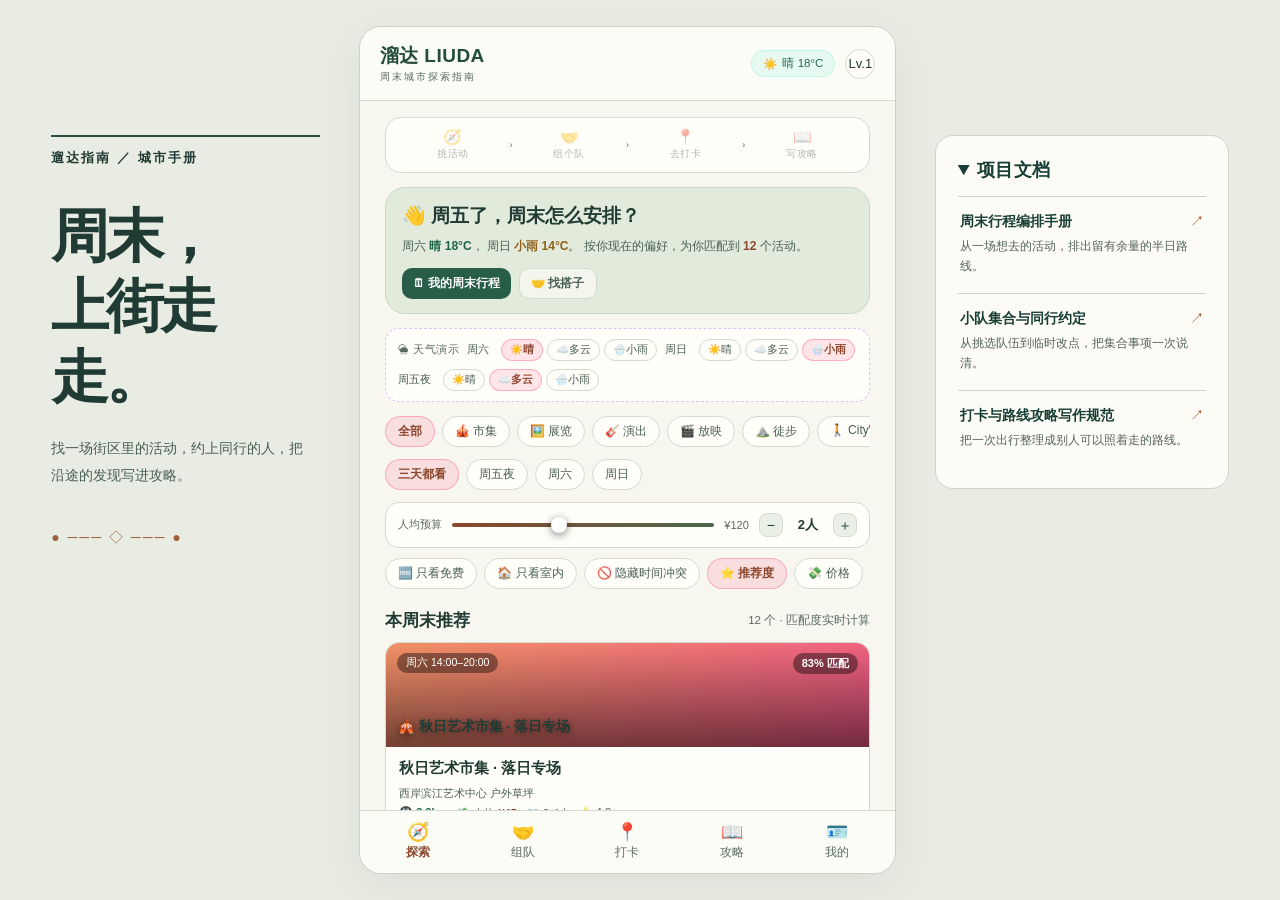
<file: index.html>
<!DOCTYPE html>
<html lang="zh-CN">
<head>
<meta charset="UTF-8">
<meta name="viewport" content="width=device-width,initial-scale=1,viewport-fit=cover">
<title>溜达 LIUDA · 周末城市探索指南</title>
<link rel="stylesheet" href="styles.css">
<link rel="stylesheet" href="publication.css"></head>
<body>

<div class="guide-layout"><header class="guide-intro"><span>遛达指南 ／ 城市手册</span><h1>周末，<br>上街走走。</h1><p>找一场街区里的活动，约上同行的人，把沿途的发现写进攻略。</p><div class="walk-line" aria-hidden="true">● ─── ◇ ─── ●</div></header><div class="app">
  <header class="topbar" id="topbar"></header>
  <main class="view" id="view"></main>
  <nav class="tabbar" id="tabbar"></nav>

  <div class="modal-root" id="modal-root"></div>
  <div class="toast-root" id="toast-root"></div>
</div>

<aside class="pub-rail" aria-label="项目文档"><details open><summary>项目文档</summary><nav aria-label="遛达指南文档"><a href="docs/itinerary.html"><strong>周末行程编排手册</strong><span aria-hidden="true">↗</span><small>从一场想去的活动，排出留有余量的半日路线。</small></a>
<a href="docs/meetup.html"><strong>小队集合与同行约定</strong><span aria-hidden="true">↗</span><small>从挑选队伍到临时改点，把集合事项一次说清。</small></a>
<a href="docs/field-notes.html"><strong>打卡与路线攻略写作规范</strong><span aria-hidden="true">↗</span><small>把一次出行整理成别人可以照着走的路线。</small></a></nav></details></aside></div>
<script src="js/data.js"></script>
<script src="js/engine.js"></script>
<script src="js/app.js"></script>
<script>if (window.matchMedia) { const compactDocs = matchMedia("(max-width: 700px)"); const docsMenu = document.querySelector(".pub-rail details"); function sizeDocs() { docsMenu.open = !compactDocs.matches; } sizeDocs(); compactDocs.addEventListener("change", sizeDocs); }</script></body>
</html>
</file>
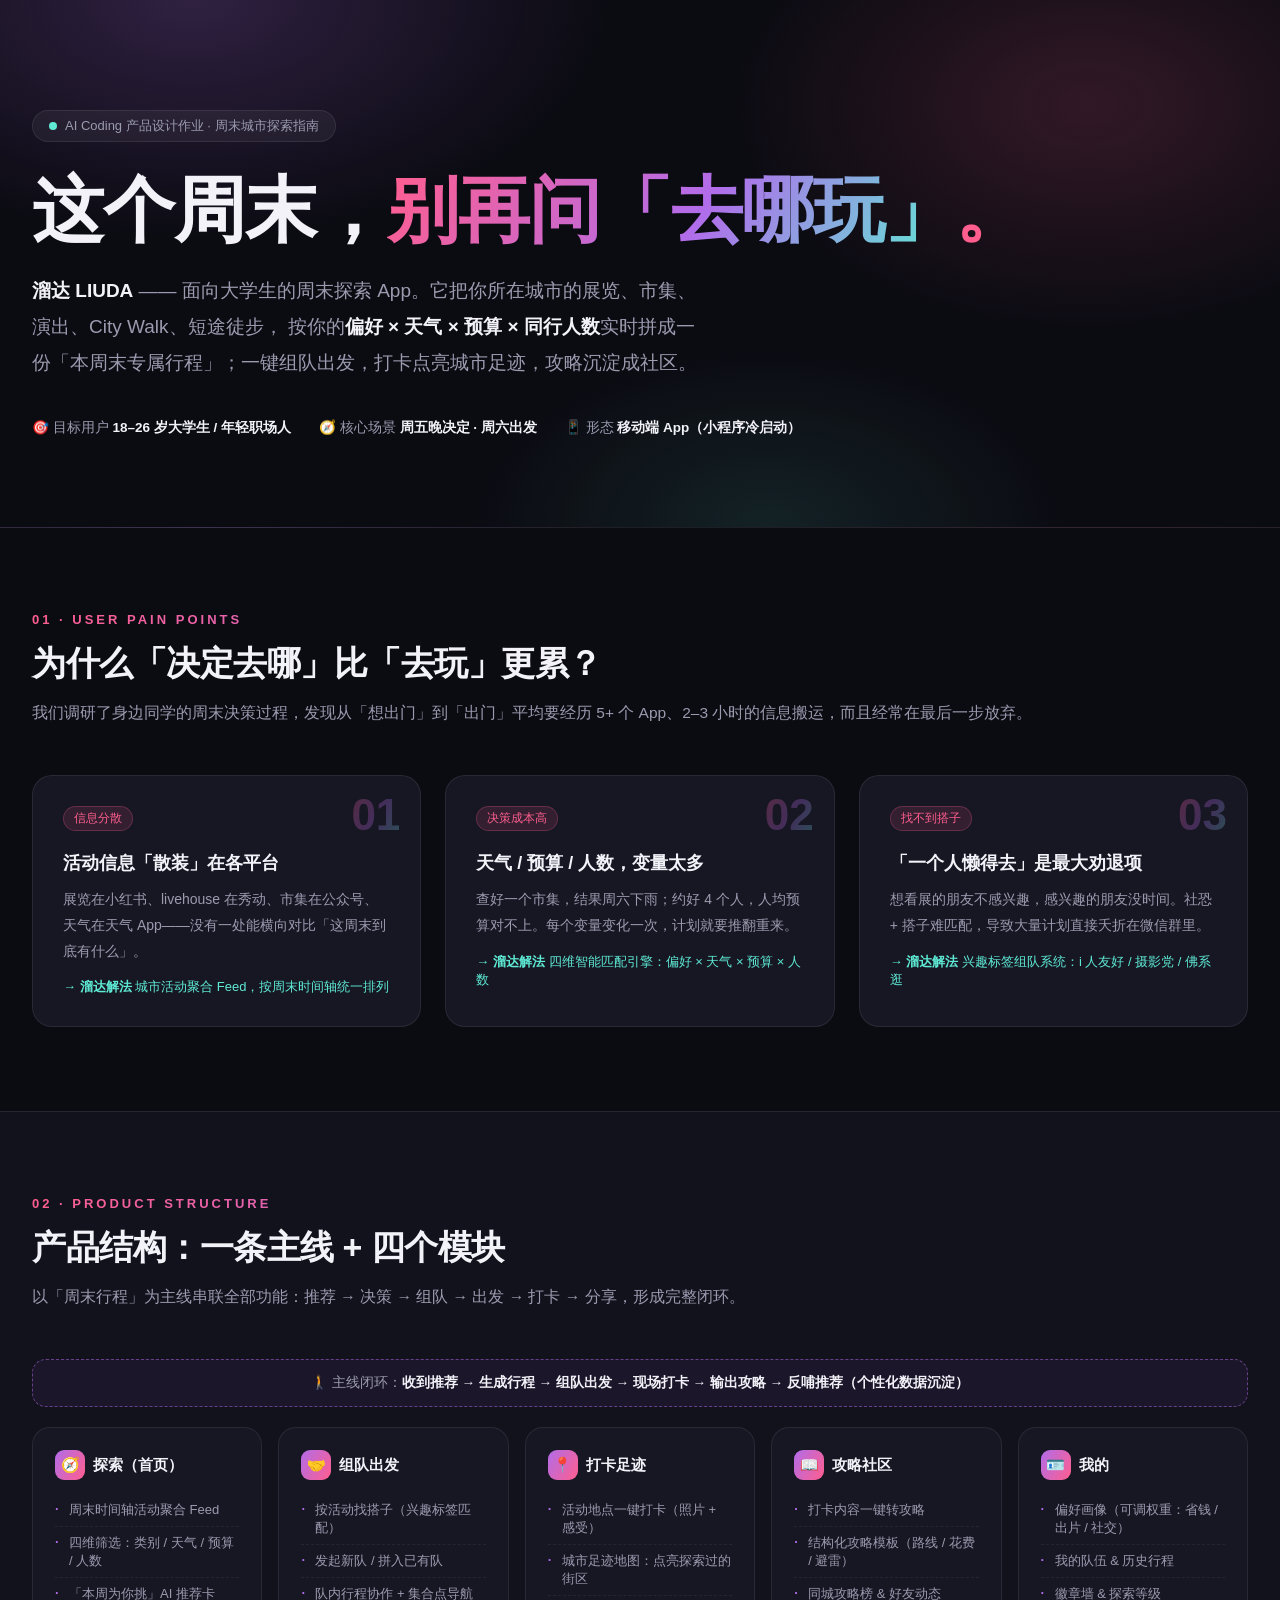
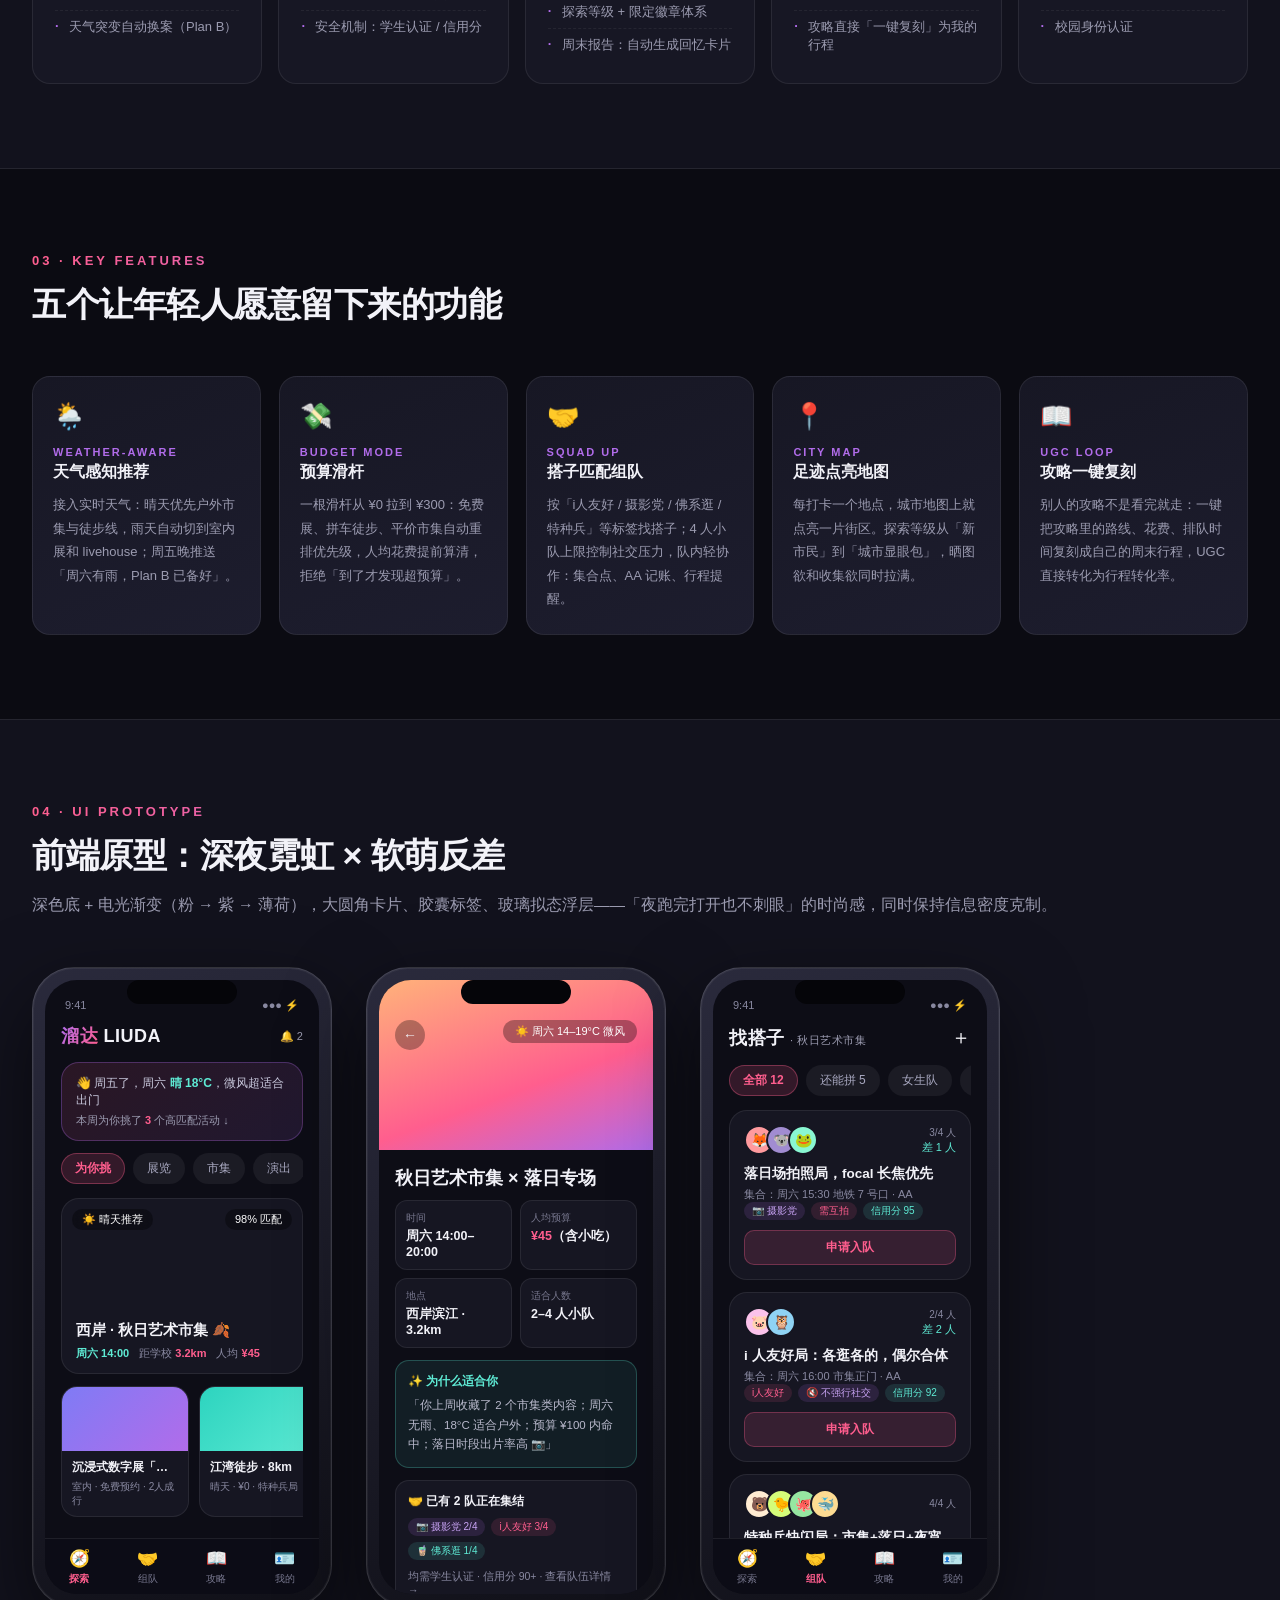
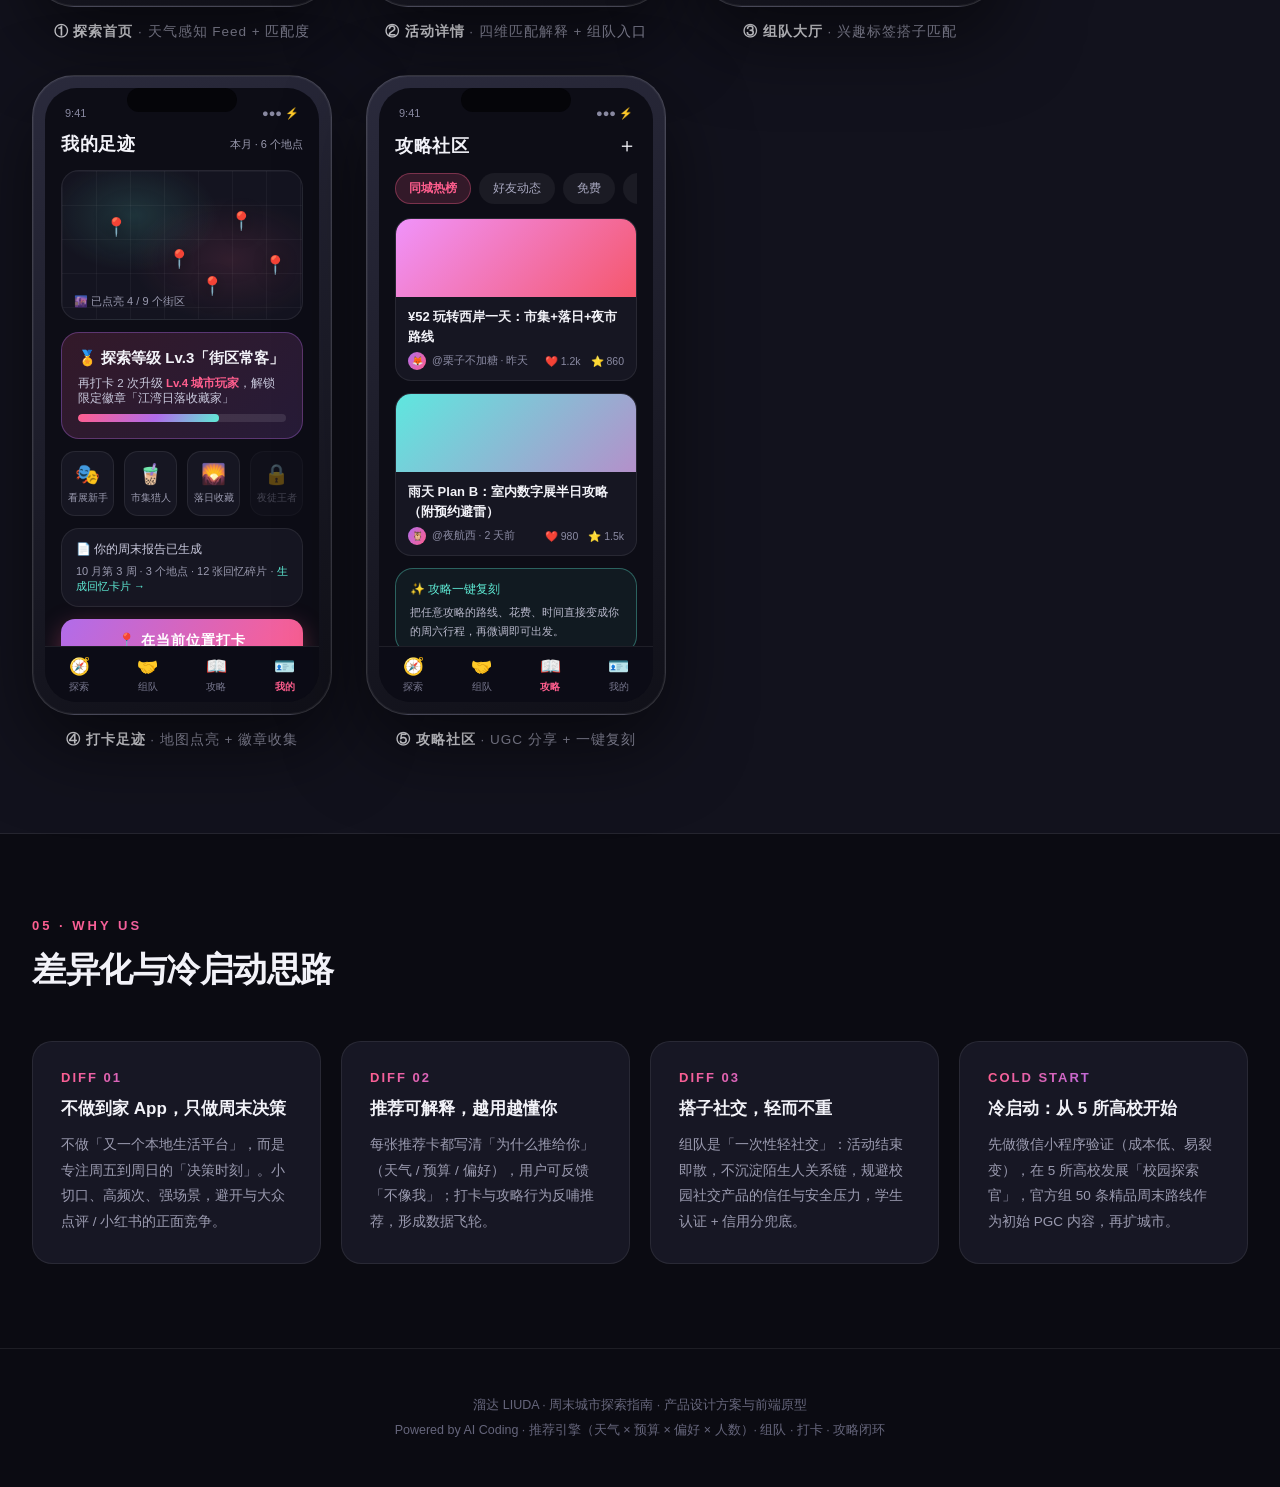
<file: design.html>
<!DOCTYPE html>
<html lang="zh-CN">
<head>
<meta charset="UTF-8">
<meta name="viewport" content="width=device-width, initial-scale=1.0">
<title>溜达 LIUDA · 周末城市探索指南 · 产品设计方案</title>
<style>
  :root{
    --bg:#0b0b12;
    --bg2:#12121d;
    --card:#171724;
    --card2:#1d1d2e;
    --line:rgba(255,255,255,.08);
    --txt:#f2f2f8;
    --sub:#9b9bb0;
    --p1:#ff5e8e;   /* 电光粉 */
    --p2:#b16cea;   /* 紫 */
    --p3:#5eead4;   /* 薄荷 */
    --grad:linear-gradient(120deg,#ff5e8e 0%,#b16cea 55%,#5eead4 100%);
    --grad2:linear-gradient(120deg,#b16cea 0%,#ff5e8e 100%);
  }
  *{margin:0;padding:0;box-sizing:border-box}
  html{scroll-behavior:smooth}
  body{
    background:var(--bg);
    color:var(--txt);
    font-family:"PingFang SC","HarmonyOS Sans SC","Microsoft YaHei",-apple-system,"Segoe UI",sans-serif;
    -webkit-font-smoothing:antialiased;
    overflow-x:hidden;
  }
  ::selection{background:rgba(177,108,234,.4)}
  .wrap{max-width:1280px;margin:0 auto;padding:0 32px}
  .grad-text{background:var(--grad);-webkit-background-clip:text;background-clip:text;color:transparent}
  .tag{display:inline-block;padding:4px 12px;border-radius:999px;border:1px solid var(--line);background:var(--card);color:var(--sub);font-size:12px;letter-spacing:.5px}

  /* ===== Hero ===== */
  header.hero{
    position:relative;
    padding:110px 0 90px;
    background:
      radial-gradient(700px 400px at 15% 0%, rgba(177,108,234,.22), transparent 60%),
      radial-gradient(600px 380px at 85% 20%, rgba(255,94,142,.16), transparent 60%),
      radial-gradient(500px 300px at 60% 100%, rgba(94,234,212,.10), transparent 60%),
      var(--bg);
    border-bottom:1px solid var(--line);
  }
  .hero .badge{
    display:inline-flex;align-items:center;gap:8px;
    padding:6px 16px;border-radius:999px;
    background:rgba(255,255,255,.05);border:1px solid var(--line);
    font-size:13px;color:var(--sub);margin-bottom:28px;
  }
  .hero .badge i{width:8px;height:8px;border-radius:50%;background:var(--p3);display:inline-block}
  .hero h1{
    font-size:clamp(38px,6vw,72px);
    line-height:1.12;font-weight:800;letter-spacing:-1px;
    margin-bottom:22px;
  }
  .hero h1 .dot{color:var(--p1)}
  .hero p.slogan{font-size:19px;color:var(--sub);max-width:680px;line-height:1.9;margin-bottom:38px}
  .hero p.slogan b{color:var(--txt);font-weight:600}
  .hero .metas{display:flex;gap:28px;flex-wrap:wrap;color:var(--sub);font-size:13.5px}
  .hero .metas span b{color:var(--txt)}

  /* ===== Section ===== */
  section{padding:84px 0}
  section.alt{background:var(--bg2);border-top:1px solid var(--line);border-bottom:1px solid var(--line)}
  .sec-head{margin-bottom:48px}
  .sec-head .kicker{
    font-size:13px;font-weight:700;letter-spacing:3px;text-transform:uppercase;
    margin-bottom:14px;
    background:var(--grad);-webkit-background-clip:text;background-clip:text;color:transparent;
  }
  .sec-head h2{font-size:34px;font-weight:800;letter-spacing:-.5px}
  .sec-head p{color:var(--sub);margin-top:12px;font-size:15.5px;line-height:1.8}

  /* 痛点 */
  .pains{display:grid;grid-template-columns:repeat(3,1fr);gap:24px}
  .pain{
    background:var(--card);border:1px solid var(--line);border-radius:20px;
    padding:30px;position:relative;overflow:hidden;
    transition:transform .25s,border-color .25s;
  }
  .pain:hover{transform:translateY(-4px);border-color:rgba(177,108,234,.5)}
  .pain .num{
    font-size:44px;font-weight:800;opacity:.14;position:absolute;top:14px;right:20px;
    background:var(--grad);-webkit-background-clip:text;background-clip:text;color:transparent;opacity:.28;
  }
  .pain h3{font-size:18px;margin:6px 0 12px}
  .pain p{color:var(--sub);font-size:14px;line-height:1.85}
  .pain .chip{
    display:inline-block;margin-bottom:14px;padding:3px 10px;border-radius:999px;
    font-size:12px;background:rgba(255,94,142,.12);color:var(--p1);border:1px solid rgba(255,94,142,.25);
  }
  .pain .answer{margin-top:14px;font-size:13px;color:var(--p3)}
  .pain .answer::before{content:"→ 溜达解法 ";color:var(--p3);font-weight:700}

  /* 信息架构 */
  .ia-flow{display:grid;grid-template-columns:repeat(5,1fr);gap:16px}
  .ia-node{background:var(--card);border:1px solid var(--line);border-radius:18px;padding:22px}
  .ia-node h4{font-size:15px;margin-bottom:14px;display:flex;align-items:center;gap:8px}
  .ia-node h4 .ico{
    width:30px;height:30px;border-radius:9px;display:flex;align-items:center;justify-content:center;
    font-size:15px;background:var(--grad2);color:#fff;
  }
  .ia-node ul{list-style:none}
  .ia-node li{
    font-size:13px;color:var(--sub);padding:7px 0 7px 14px;position:relative;
    border-bottom:1px dashed rgba(255,255,255,.06);
  }
  .ia-node li:last-child{border-bottom:none}
  .ia-node li::before{content:"·";position:absolute;left:0;color:var(--p2);font-weight:800}
  .ia-core{
    grid-column:1/-1;text-align:center;margin-bottom:4px;
    padding:14px;border-radius:14px;border:1px dashed rgba(177,108,234,.5);
    color:var(--sub);font-size:13.5px;background:rgba(177,108,234,.06);
  }
  .ia-core b{color:var(--txt)}

  /* 核心功能亮点 */
  .feats{display:grid;grid-template-columns:repeat(5,1fr);gap:18px}
  .feat{
    background:linear-gradient(160deg,var(--card),var(--card2));
    border:1px solid var(--line);border-radius:18px;padding:24px 20px;
  }
  .feat .em{font-size:26px;margin-bottom:14px}
  .feat h4{font-size:15.5px;margin-bottom:10px}
  .feat h4 small{display:block;font-size:11px;color:var(--p2);letter-spacing:2px;font-weight:600;margin-bottom:4px}
  .feat p{font-size:13px;color:var(--sub);line-height:1.8}

  /* ===== 原型区 ===== */
  .phones{
    display:flex;gap:34px;justify-content:flex-start;flex-wrap:wrap;
  }
  .phone-block{flex:0 0 auto;display:flex;flex-direction:column;align-items:center;gap:16px}
  .phone-label{font-size:13.5px;color:var(--sub);letter-spacing:1px}
  .phone-label b{color:var(--txt)}
  .phone{
    width:300px;height:640px;border-radius:42px;padding:12px;
    background:linear-gradient(160deg,#2a2a3c,#101018);
    border:1px solid rgba(255,255,255,.14);
    box-shadow:0 30px 80px rgba(0,0,0,.55), inset 0 0 0 1px rgba(255,255,255,.05);
    position:relative;
  }
  .phone::after{ /* notch */
    content:"";position:absolute;top:12px;left:50%;transform:translateX(-50%);
    width:110px;height:24px;background:#050509;border-radius:14px;z-index:9;
  }
  .screen{
    width:100%;height:100%;border-radius:32px;overflow:hidden;
    background:#0d0d16;position:relative;
    display:flex;flex-direction:column;
  }
  .stbar{
    height:40px;display:flex;align-items:center;justify-content:space-between;
    padding:10px 20px 0;font-size:11px;color:#8888a0;flex:0 0 auto;position:relative;z-index:1;
  }
  .app-body{flex:1;overflow:hidden;padding:0 16px 16px;position:relative}

  /* 原型通用组件 */
  .ph-head{display:flex;justify-content:space-between;align-items:center;margin:4px 0 14px}
  .ph-brand{font-weight:800;font-size:18px;letter-spacing:.5px}
  .ph-brand .mark{background:var(--grad2);-webkit-background-clip:text;background-clip:text;color:transparent}
  .chips{display:flex;gap:8px;overflow:hidden;margin-bottom:14px}
  .chipx{
    flex:0 0 auto;padding:6px 13px;border-radius:999px;font-size:12px;
    background:rgba(255,255,255,.06);color:#a8a8c0;border:1px solid transparent;white-space:nowrap;
  }
  .chipx.on{background:rgba(255,94,142,.16);color:var(--p1);border-color:rgba(255,94,142,.35);font-weight:600}
  .card{
    background:#161622;border:1px solid var(--line);border-radius:18px;overflow:hidden;margin-bottom:12px;
  }
  .cover{height:110px;position:relative;display:flex;align-items:flex-end;padding:12px}
  .cover .c1{background:linear-gradient(135deg,#ff9a6c,#ff5e8e)}
  .cover .c2{background:linear-gradient(135deg,#7f7bf5,#b16cea)}
  .cover .c3{background:linear-gradient(135deg,#2dd4bf,#5eead4)}
  .cover .c4{background:linear-gradient(135deg,#f6d365,#fda085)}
  .cover .badge-w{
    position:absolute;top:10px;left:10px;padding:3px 10px;border-radius:999px;
    background:rgba(0,0,0,.35);backdrop-filter:blur(6px);color:#fff;font-size:11px;
  }
  .cover .badge-p{position:absolute;top:10px;right:10px;padding:3px 10px;border-radius:999px;background:rgba(0,0,0,.35);color:#fff;font-size:11px}
  .card .info{padding:12px 14px}
  .card .info h5{font-size:14.5px;margin-bottom:6px}
  .card .meta{display:flex;gap:10px;flex-wrap:wrap;font-size:11px;color:#8a8aa2}
  .meta b{color:var(--p3);font-weight:600}
  .meta em{color:var(--p1);font-style:normal;font-weight:700}
  .row-cards{display:flex;gap:10px;overflow:hidden}
  .mini{flex:0 0 128px;background:#161622;border:1px solid var(--line);border-radius:16px;overflow:hidden}
  .mini .mc{height:64px}
  .mini .info{padding:8px 10px}
  .mini h6{font-size:12px;font-weight:600;margin-bottom:4px;white-space:nowrap;overflow:hidden;text-overflow:ellipsis}
  .mini .meta{font-size:10px;color:#8a8aa2}
  .ph-tab{
    height:56px;border-top:1px solid var(--line);display:flex;align-items:center;justify-content:space-around;
    background:rgba(13,13,22,.92);flex:0 0 auto;
  }
  .ph-tab .t{font-size:10px;color:#77778e;display:flex;flex-direction:column;align-items:center;gap:3px}
  .ph-tab .t i{font-size:17px;font-style:normal}
  .ph-tab .t.on{color:var(--p1);font-weight:700}
  .btn-main{
    display:block;text-align:center;padding:13px;border-radius:14px;margin-top:auto;
    background:var(--grad2);color:#fff;font-weight:700;font-size:14px;letter-spacing:1px;
    box-shadow:0 8px 24px rgba(255,94,142,.35);
  }
  .btn-ghost{
    display:block;text-align:center;padding:12px;border-radius:14px;
    border:1px solid var(--line);color:#c9c9dd;font-size:13px;background:rgba(255,255,255,.03);
  }

  /* 组队 */
  .team{background:#161622;border:1px solid var(--line);border-radius:18px;padding:14px;margin-bottom:12px}
  .team .top{display:flex;gap:10px;align-items:center;margin-bottom:10px}
  .avatars{display:flex}
  .avatars span{
    width:30px;height:30px;border-radius:50%;display:flex;align-items:center;justify-content:center;
    font-size:14px;margin-left:-8px;border:2px solid #161622;
  }
  .avatars span:first-child{margin-left:0}
  .team h5{font-size:13.5px;margin-bottom:4px}
  .team .sub{font-size:11px;color:#8a8aa2}
  .tagsline{display:flex;gap:6px;flex-wrap:wrap;margin-bottom:10px}
  .tg{font-size:10px;padding:2px 8px;border-radius:999px;background:rgba(94,234,212,.12);color:var(--p3)}
  .tg.p{background:rgba(255,94,142,.12);color:var(--p1)}
  .tg.v{background:rgba(177,108,234,.14);color:#c9a4f5}
  .join{
    padding:8px;border-radius:10px;text-align:center;font-size:12px;font-weight:700;
    background:rgba(255,94,142,.14);color:var(--p1);border:1px solid rgba(255,94,142,.3);
  }
  .join.full{background:rgba(255,255,255,.05);color:#77778e;border-color:var(--line)}

  /* 打卡 */
  .mapbox{
    height:150px;border-radius:18px;position:relative;overflow:hidden;margin-bottom:12px;
    background:
      radial-gradient(120px 80px at 30% 30%, rgba(94,234,212,.15), transparent 70%),
      radial-gradient(140px 90px at 70% 60%, rgba(255,94,142,.12), transparent 70%),
      #141420;
    border:1px solid var(--line);
  }
  .mapbox .grid{position:absolute;inset:0;background-image:linear-gradient(rgba(255,255,255,.04) 1px,transparent 1px),linear-gradient(90deg,rgba(255,255,255,.04) 1px,transparent 1px);background-size:34px 34px}
  .pin{position:absolute;font-size:18px;filter:drop-shadow(0 4px 8px rgba(0,0,0,.5))}
  .pin.on{animation:bounce 2.4s infinite}
  @keyframes bounce{0%,100%{transform:translateY(0)}50%{transform:translateY(-6px)}}
  .lvl-card{
    background:linear-gradient(140deg,rgba(255,94,142,.16),rgba(177,108,234,.16));
    border:1px solid rgba(177,108,234,.35);border-radius:18px;padding:16px;margin-bottom:12px;
  }
  .lvl-card h5{font-size:15px;margin-bottom:8px}
  .prog{height:8px;border-radius:99px;background:rgba(255,255,255,.1);overflow:hidden;margin-top:8px}
  .prog i{display:block;height:100%;width:68%;background:var(--grad);border-radius:99px}
  .badge-row{display:flex;gap:10px}
  .bdg{flex:1;text-align:center;background:#161622;border:1px solid var(--line);border-radius:14px;padding:10px 4px}
  .bdg .e{font-size:20px}
  .bdg .n{font-size:10px;color:#9b9bb0;margin-top:5px}
  .bdg.lock{opacity:.38}

  /* 攻略 feed */
  .post{background:#161622;border:1px solid var(--line);border-radius:16px;overflow:hidden;margin-bottom:12px}
  .post .pc{height:78px;position:relative}
  .post .info{padding:10px 12px}
  .post h6{font-size:13px;font-weight:600;margin-bottom:6px;line-height:1.5}
  .post .au{display:flex;align-items:center;gap:6px;font-size:10.5px;color:#8a8aa2}
  .post .au .av{width:18px;height:18px;border-radius:50%;background:var(--grad2);display:flex;align-items:center;justify-content:center;font-size:9px}
  .post .stat{margin-left:auto;display:flex;gap:10px}

  /* 亮色屏（详情页顶部白底） */
  .detail-cover{height:170px;position:relative;flex:0 0 auto;
    background:linear-gradient(160deg,#ffb27a,#ff5e8e 60%,#b16cea)}
  .detail-cover .back{position:absolute;top:40px;left:16px;width:30px;height:30px;border-radius:50%;background:rgba(0,0,0,.3);display:flex;align-items:center;justify-content:center;font-size:14px}
  .detail-cover .wchip{position:absolute;top:40px;right:16px;padding:4px 12px;border-radius:999px;background:rgba(0,0,0,.32);color:#fff;font-size:11px;backdrop-filter:blur(4px)}
  .detail-body{padding:16px;flex:1;display:flex;flex-direction:column;overflow:hidden}
  .detail-body h4{font-size:18px;font-weight:800;margin-bottom:10px}
  .kvs{display:grid;grid-template-columns:1fr 1fr;gap:8px;margin-bottom:12px}
  .kv{background:#161622;border:1px solid var(--line);border-radius:12px;padding:10px}
  .kv .k{font-size:10px;color:#77778e;margin-bottom:3px}
  .kv .v{font-size:12.5px;font-weight:600}
  .kv .v em{color:var(--p1);font-style:normal}
  .fit{border-radius:14px;padding:12px;margin-bottom:12px;background:rgba(94,234,212,.08);border:1px solid rgba(94,234,212,.25)}
  .fit h6{font-size:12px;color:var(--p3);margin-bottom:6px}
  .fit p{font-size:11.5px;color:#b9b9cc;line-height:1.7}
  .mates{background:#161622;border:1px solid var(--line);border-radius:14px;padding:12px;margin-bottom:12px}
  .mates h6{font-size:12px;margin-bottom:8px}
  .mates .sub{font-size:10.5px;color:#8a8aa2;margin-top:8px}

  /* 差异化 */
  .diffs{display:grid;grid-template-columns:repeat(4,1fr);gap:20px}
  .diff{border-radius:20px;padding:28px;border:1px solid var(--line);background:var(--card)}
  .diff .n{font-size:13px;font-weight:800;letter-spacing:2px;margin-bottom:12px;background:var(--grad);-webkit-background-clip:text;background-clip:text;color:transparent}
  .diff h4{font-size:17px;margin-bottom:12px}
  .diff p{font-size:13.5px;color:var(--sub);line-height:1.9}

  footer{border-top:1px solid var(--line);padding:44px 0;text-align:center;color:#66667c;font-size:12.5px;line-height:2}

  @media (max-width:1080px){
    .pains,.diffs{grid-template-columns:1fr 1fr}
    .ia-flow,.feats{grid-template-columns:1fr 1fr}
  }
  @media (max-width:640px){
    .wrap{padding:0 18px}
    .pains,.diffs,.ia-flow,.feats{grid-template-columns:1fr}
    .phones{justify-content:center}
    section{padding:60px 0}
  }
</style>
</head>
<body>

<!-- ============ HERO ============ -->
<header class="hero">
  <div class="wrap">
    <span class="badge"><i></i> AI Coding 产品设计作业 · 周末城市探索指南</span>
    <h1>这个周末，<span class="grad-text">别再问「去哪玩」</span><span class="dot">。</span></h1>
    <p class="slogan">
      <b>溜达 LIUDA</b> —— 面向大学生的周末探索 App。它把你所在城市的展览、市集、演出、City Walk、短途徒步，
      按你的<b>偏好 × 天气 × 预算 × 同行人数</b>实时拼成一份「本周末专属行程」；一键组队出发，打卡点亮城市足迹，攻略沉淀成社区。
    </p>
    <div class="metas">
      <span>🎯 目标用户 <b>18–26 岁大学生 / 年轻职场人</b></span>
      <span>🧭 核心场景 <b>周五晚决定 · 周六出发</b></span>
      <span>📱 形态 <b>移动端 App（小程序冷启动）</b></span>
    </div>
  </div>
</header>

<!-- ============ 痛点 ============ -->
<section>
  <div class="wrap">
    <div class="sec-head">
      <div class="kicker">01 · User Pain Points</div>
      <h2>为什么「决定去哪」比「去玩」更累？</h2>
      <p>我们调研了身边同学的周末决策过程，发现从「想出门」到「出门」平均要经历 5+ 个 App、2–3 小时的信息搬运，而且经常在最后一步放弃。</p>
    </div>
    <div class="pains">
      <div class="pain">
        <div class="num">01</div>
        <span class="chip">信息分散</span>
        <h3>活动信息「散装」在各平台</h3>
        <p>展览在小红书、livehouse 在秀动、市集在公众号、天气在天气 App——没有一处能横向对比「这周末到底有什么」。</p>
        <div class="answer">城市活动聚合 Feed，按周末时间轴统一排列</div>
      </div>
      <div class="pain">
        <div class="num">02</div>
        <span class="chip">决策成本高</span>
        <h3>天气 / 预算 / 人数，变量太多</h3>
        <p>查好一个市集，结果周六下雨；约好 4 个人，人均预算对不上。每个变量变化一次，计划就要推翻重来。</p>
        <div class="answer">四维智能匹配引擎：偏好 × 天气 × 预算 × 人数</div>
      </div>
      <div class="pain">
        <div class="num">03</div>
        <span class="chip">找不到搭子</span>
        <h3>「一个人懒得去」是最大劝退项</h3>
        <p>想看展的朋友不感兴趣，感兴趣的朋友没时间。社恐 + 搭子难匹配，导致大量计划直接夭折在微信群里。</p>
        <div class="answer">兴趣标签组队系统：i 人友好 / 摄影党 / 佛系逛</div>
      </div>
    </div>
  </div>
</section>

<!-- ============ 信息架构 ============ -->
<section class="alt">
  <div class="wrap">
    <div class="sec-head">
      <div class="kicker">02 · Product Structure</div>
      <h2>产品结构：一条主线 + 四个模块</h2>
      <p>以「周末行程」为主线串联全部功能：推荐 → 决策 → 组队 → 出发 → 打卡 → 分享，形成完整闭环。</p>
    </div>
    <div class="ia-flow">
      <div class="ia-core">🚶 主线闭环：<b>收到推荐 → 生成行程 → 组队出发 → 现场打卡 → 输出攻略 → 反哺推荐（个性化数据沉淀）</b></div>
      <div class="ia-node">
        <h4><span class="ico">🧭</span>探索（首页）</h4>
        <ul>
          <li>周末时间轴活动聚合 Feed</li>
          <li>四维筛选：类别 / 天气 / 预算 / 人数</li>
          <li>「本周为你挑」AI 推荐卡</li>
          <li>天气突变自动换案（Plan B）</li>
        </ul>
      </div>
      <div class="ia-node">
        <h4><span class="ico">🤝</span>组队出发</h4>
        <ul>
          <li>按活动找搭子（兴趣标签匹配）</li>
          <li>发起新队 / 拼入已有队</li>
          <li>队内行程协作 + 集合点导航</li>
          <li>安全机制：学生认证 / 信用分</li>
        </ul>
      </div>
      <div class="ia-node">
        <h4><span class="ico">📍</span>打卡足迹</h4>
        <ul>
          <li>活动地点一键打卡（照片 + 感受）</li>
          <li>城市足迹地图：点亮探索过的街区</li>
          <li>探索等级 + 限定徽章体系</li>
          <li>周末报告：自动生成回忆卡片</li>
        </ul>
      </div>
      <div class="ia-node">
        <h4><span class="ico">📖</span>攻略社区</h4>
        <ul>
          <li>打卡内容一键转攻略</li>
          <li>结构化攻略模板（路线 / 花费 / 避雷）</li>
          <li>同城攻略榜 & 好友动态</li>
          <li>攻略直接「一键复刻」为我的行程</li>
        </ul>
      </div>
      <div class="ia-node">
        <h4><span class="ico">🪪</span>我的</h4>
        <ul>
          <li>偏好画像（可调权重：省钱 / 出片 / 社交）</li>
          <li>我的队伍 & 历史行程</li>
          <li>徽章墙 & 探索等级</li>
          <li>校园身份认证</li>
        </ul>
      </div>
    </div>
  </div>
</section>

<!-- ============ 核心功能亮点 ============ -->
<section>
  <div class="wrap">
    <div class="sec-head">
      <div class="kicker">03 · Key Features</div>
      <h2>五个让年轻人愿意留下来的功能</h2>
    </div>
    <div class="feats">
      <div class="feat">
        <div class="em">🌦️</div>
        <h4><small>WEATHER-AWARE</small>天气感知推荐</h4>
        <p>接入实时天气：晴天优先户外市集与徒步线，雨天自动切到室内展和 livehouse；周五晚推送「周六有雨，Plan B 已备好」。</p>
      </div>
      <div class="feat">
        <div class="em">💸</div>
        <h4><small>BUDGET MODE</small>预算滑杆</h4>
        <p>一根滑杆从 ¥0 拉到 ¥300：免费展、拼车徒步、平价市集自动重排优先级，人均花费提前算清，拒绝「到了才发现超预算」。</p>
      </div>
      <div class="feat">
        <div class="em">🤝</div>
        <h4><small>SQUAD UP</small>搭子匹配组队</h4>
        <p>按「i人友好 / 摄影党 / 佛系逛 / 特种兵」等标签找搭子；4 人小队上限控制社交压力，队内轻协作：集合点、AA 记账、行程提醒。</p>
      </div>
      <div class="feat">
        <div class="em">📍</div>
        <h4><small>CITY MAP</small>足迹点亮地图</h4>
        <p>每打卡一个地点，城市地图上就点亮一片街区。探索等级从「新市民」到「城市显眼包」，晒图欲和收集欲同时拉满。</p>
      </div>
      <div class="feat">
        <div class="em">📖</div>
        <h4><small>UGC LOOP</small>攻略一键复刻</h4>
        <p>别人的攻略不是看完就走：一键把攻略里的路线、花费、排队时间复刻成自己的周末行程，UGC 直接转化为行程转化率。</p>
      </div>
    </div>
  </div>
</section>

<!-- ============ 原型 ============ -->
<section class="alt">
  <div class="wrap">
    <div class="sec-head">
      <div class="kicker">04 · UI Prototype</div>
      <h2>前端原型：深夜霓虹 × 软萌反差</h2>
      <p>深色底 + 电光渐变（粉 → 紫 → 薄荷），大圆角卡片、胶囊标签、玻璃拟态浮层——「夜跑完打开也不刺眼」的时尚感，同时保持信息密度克制。</p>
    </div>
    <div class="phones">

      <!-- Phone 1: 首页 -->
      <div class="phone-block">
        <div class="phone"><div class="screen">
          <div class="stbar"><span>9:41</span><span>●●● ⚡</span></div>
          <div class="app-body">
            <div class="ph-head">
              <div class="ph-brand"><span class="mark">溜达</span> LIUDA</div>
              <div style="font-size:11px;color:#9b9bb0">🔔 2</div>
            </div>
            <div class="card" style="padding:12px 14px;margin-bottom:12px;background:linear-gradient(140deg,rgba(255,94,142,.12),rgba(177,108,234,.12));border-color:rgba(177,108,234,.3)">
              <div style="font-size:12px;color:#c9c9dd;margin-bottom:4px">👋 周五了，周六 <b style="color:var(--p3)">晴 18°C</b>，微风超适合出门</div>
              <div style="font-size:11px;color:#9b9bb0">本周为你挑了 <b style="color:var(--p1)">3</b> 个高匹配活动 ↓</div>
            </div>
            <div class="chips">
              <span class="chipx on">为你挑</span>
              <span class="chipx">展览</span>
              <span class="chipx">市集</span>
              <span class="chipx">演出</span>
              <span class="chipx">CityWalk</span>
              <span class="chipx">徒步</span>
            </div>
            <div class="card">
              <div class="cover c1">
                <span class="badge-w">☀️ 晴天推荐</span>
                <span class="badge-p">98% 匹配</span>
              </div>
              <div class="info">
                <h5>西岸 · 秋日艺术市集 🍂</h5>
                <div class="meta">
                  <span><b>周六 14:00</b></span>
                  <span>距学校 <em>3.2km</em></span>
                  <span>人均 <em>¥45</em></span>
                </div>
              </div>
            </div>
            <div class="row-cards">
              <div class="mini">
                <div class="mc" style="background:linear-gradient(135deg,#7f7bf5,#b16cea)"></div>
                <div class="info"><h6>沉浸式数字展「幻」</h6><div class="meta">室内 · 免费预约 · 2人成行</div></div>
              </div>
              <div class="mini">
                <div class="mc" style="background:linear-gradient(135deg,#2dd4bf,#5eead4)"></div>
                <div class="info"><h6>江湾徒步 · 8km</h6><div class="meta">晴天 · ¥0 · 特种兵局</div></div>
              </div>
            </div>
          </div>
          <div class="ph-tab">
            <span class="t on"><i>🧭</i>探索</span>
            <span class="t"><i>🤝</i>组队</span>
            <span class="t"><i>📖</i>攻略</span>
            <span class="t"><i>🪪</i>我的</span>
          </div>
        </div></div>
        <div class="phone-label"><b>① 探索首页</b> · 天气感知 Feed + 匹配度</div>
      </div>

      <!-- Phone 2: 详情 -->
      <div class="phone-block">
        <div class="phone"><div class="screen">
          <div class="detail-cover">
            <span class="back">←</span>
            <span class="wchip">☀️ 周六 14–19°C 微风</span>
          </div>
          <div class="detail-body">
            <h4>秋日艺术市集 × 落日专场</h4>
            <div class="kvs">
              <div class="kv"><div class="k">时间</div><div class="v">周六 14:00–20:00</div></div>
              <div class="kv"><div class="k">人均预算</div><div class="v"><em>¥45</em>（含小吃）</div></div>
              <div class="kv"><div class="k">地点</div><div class="v">西岸滨江 · 3.2km</div></div>
              <div class="kv"><div class="k">适合人数</div><div class="v">2–4 人小队</div></div>
            </div>
            <div class="fit">
              <h6>✨ 为什么适合你</h6>
              <p>「你上周收藏了 2 个市集类内容；周六无雨、18°C 适合户外；预算 ¥100 内命中；落日时段出片率高 📷」</p>
            </div>
            <div class="mates">
              <h6>🤝 已有 2 队正在集结</h6>
              <div class="tagsline">
                <span class="tg v">📷 摄影党 2/4</span>
                <span class="tg p">i人友好 3/4</span>
                <span class="tg">🧋 佛系逛 1/4</span>
              </div>
              <div class="sub">均需学生认证 · 信用分 90+ · 查看队伍详情 →</div>
            </div>
            <a class="btn-main" style="margin-top:auto">立即组队出发 →</a>
            <div style="height:8px"></div>
            <a class="btn-ghost">先收藏，加入周六 Plan 列表</a>
          </div>
        </div></div>
        <div class="phone-label"><b>② 活动详情</b> · 四维匹配解释 + 组队入口</div>
      </div>

      <!-- Phone 3: 组队 -->
      <div class="phone-block">
        <div class="phone"><div class="screen">
          <div class="stbar"><span>9:41</span><span>●●● ⚡</span></div>
          <div class="app-body">
            <div class="ph-head">
              <div class="ph-brand">找搭子 <span style="font-size:11px;color:#9b9bb0;font-weight:400">· 秋日艺术市集</span></div>
              <div style="font-size:20px">＋</div>
            </div>
            <div class="chips">
              <span class="chipx on">全部 12</span>
              <span class="chipx">还能拼 5</span>
              <span class="chipx">女生队</span>
              <span class="chipx">已认证</span>
            </div>
            <div class="team">
              <div class="top">
                <div class="avatars"><span style="background:#ff9a9e">🦊</span><span style="background:#a18cd1">🐨</span><span style="background:#89f7d2">🐸</span></div>
                <div style="margin-left:auto;text-align:right"><div class="sub" style="font-size:10px">3/4 人</div><div style="font-size:11px;color:var(--p3)">差 1 人</div></div>
              </div>
              <h5>落日场拍照局，focal 长焦优先</h5>
              <div class="sub">集合：周六 15:30 地铁 7 号口 · AA</div>
              <div class="tagsline"><span class="tg v">📷 摄影党</span><span class="tg p">需互拍</span><span class="tg">信用分 95</span></div>
              <div class="join">申请入队</div>
            </div>
            <div class="team">
              <div class="top">
                <div class="avatars"><span style="background:#fbc2eb">🐷</span><span style="background:#8fd3f4">🦉</span></div>
                <div style="margin-left:auto;text-align:right"><div class="sub" style="font-size:10px">2/4 人</div><div style="font-size:11px;color:var(--p3)">差 2 人</div></div>
              </div>
              <h5>i 人友好局：各逛各的，偶尔合体</h5>
              <div class="sub">集合：周六 16:00 市集正门 · AA</div>
              <div class="tagsline"><span class="tg p">i人友好</span><span class="tg v">🔇 不强行社交</span><span class="tg">信用分 92</span></div>
              <div class="join">申请入队</div>
            </div>
            <div class="team">
              <div class="top">
                <div class="avatars"><span style="background:#ffecd2">🐻</span><span style="background:#d4fc79">🐤</span><span style="background:#96e6a1">🐙</span><span style="background:#fddb92">🐳</span></div>
                <div style="margin-left:auto;text-align:right"><div class="sub" style="font-size:10px">4/4 人</div></div>
              </div>
              <h5>特种兵快闪局：市集+落日+夜宵</h5>
              <div class="tagsline"><span class="tg v">⚡ 特种兵</span><span class="tg">信用分 98</span></div>
              <div class="join full">已满员 · 蹲候补</div>
            </div>
          </div>
          <div class="ph-tab">
            <span class="t"><i>🧭</i>探索</span>
            <span class="t on"><i>🤝</i>组队</span>
            <span class="t"><i>📖</i>攻略</span>
            <span class="t"><i>🪪</i>我的</span>
          </div>
        </div></div>
        <div class="phone-label"><b>③ 组队大厅</b> · 兴趣标签搭子匹配</div>
      </div>

      <!-- Phone 4: 打卡 -->
      <div class="phone-block">
        <div class="phone"><div class="screen">
          <div class="stbar"><span>9:41</span><span>●●● ⚡</span></div>
          <div class="app-body">
            <div class="ph-head">
              <div class="ph-brand">我的足迹</div>
              <div style="font-size:11px;color:#9b9bb0">本月 · 6 个地点</div>
            </div>
            <div class="mapbox">
              <div class="grid"></div>
              <span class="pin on" style="left:18%;top:30%">📍</span>
              <span class="pin" style="left:44%;top:52%">📍</span>
              <span class="pin" style="left:70%;top:26%">📍</span>
              <span class="pin" style="left:58%;top:70%">📍</span>
              <span class="pin" style="left:84%;top:56%">📍</span>
              <span style="position:absolute;bottom:10px;left:12px;font-size:11px;color:#9b9bb0">🌆 已点亮 4 / 9 个街区</span>
            </div>
            <div class="lvl-card">
              <h5>🏅 探索等级 Lv.3「街区常客」</h5>
              <div style="font-size:11.5px;color:#c9c9dd">再打卡 2 次升级 <b style="color:var(--p1)">Lv.4 城市玩家</b>，解锁限定徽章「江湾日落收藏家」</div>
              <div class="prog"><i></i></div>
            </div>
            <div class="badge-row">
              <div class="bdg"><div class="e">🎭</div><div class="n">看展新手</div></div>
              <div class="bdg"><div class="e">🧋</div><div class="n">市集猎人</div></div>
              <div class="bdg"><div class="e">🌄</div><div class="n">落日收藏</div></div>
              <div class="bdg lock"><div class="e">🔒</div><div class="n">夜徒王者</div></div>
            </div>
            <div class="card" style="margin-top:12px;padding:12px 14px">
              <div style="font-size:12px;color:#c9c9dd;margin-bottom:6px">📄 你的周末报告已生成</div>
              <div style="font-size:11px;color:#9b9bb0">10 月第 3 周 · 3 个地点 · 12 张回忆碎片 · <span style="color:var(--p3)">生成回忆卡片 →</span></div>
            </div>
            <a class="btn-main">📍 在当前位置打卡</a>
          </div>
          <div class="ph-tab">
            <span class="t"><i>🧭</i>探索</span>
            <span class="t"><i>🤝</i>组队</span>
            <span class="t"><i>📖</i>攻略</span>
            <span class="t on"><i>🪪</i>我的</span>
          </div>
        </div></div>
        <div class="phone-label"><b>④ 打卡足迹</b> · 地图点亮 + 徽章收集</div>
      </div>

      <!-- Phone 5: 攻略 -->
      <div class="phone-block">
        <div class="phone"><div class="screen">
          <div class="stbar"><span>9:41</span><span>●●● ⚡</span></div>
          <div class="app-body">
            <div class="ph-head">
              <div class="ph-brand">攻略社区</div>
              <div style="font-size:20px">＋</div>
            </div>
            <div class="chips">
              <span class="chipx on">同城热榜</span>
              <span class="chipx">好友动态</span>
              <span class="chipx">免费</span>
              <span class="chipx">雨天</span>
            </div>
            <div class="post">
              <div class="pc" style="background:linear-gradient(135deg,#f093fb,#f5576c)"></div>
              <div class="info">
                <h6>¥52 玩转西岸一天：市集+落日+夜市路线</h6>
                <div class="au"><span class="av">🦊</span>@栗子不加糖 · 昨天
                  <span class="stat"><span>❤️ 1.2k</span><span>⭐ 860</span></span>
                </div>
              </div>
            </div>
            <div class="post">
              <div class="pc" style="background:linear-gradient(135deg,#5ee7df,#b490ca)"></div>
              <div class="info">
                <h6>雨天 Plan B：室内数字展半日攻略（附预约避雷）</h6>
                <div class="au"><span class="av">🦉</span>@夜航西 · 2 天前
                  <span class="stat"><span>❤️ 980</span><span>⭐ 1.5k</span></span>
                </div>
              </div>
            </div>
            <div class="card" style="padding:12px 14px;border-color:rgba(94,234,212,.35);background:rgba(94,234,212,.06)">
              <div style="font-size:12px;color:var(--p3);margin-bottom:5px">✨ 攻略一键复刻</div>
              <div style="font-size:11px;color:#b9b9cc;line-height:1.7">把任意攻略的路线、花费、时间直接变成你的周六行程，再微调即可出发。</div>
            </div>
            <a class="btn-main">从打卡生成我的攻略 ✍️</a>
          </div>
          <div class="ph-tab">
            <span class="t"><i>🧭</i>探索</span>
            <span class="t"><i>🤝</i>组队</span>
            <span class="t on"><i>📖</i>攻略</span>
            <span class="t"><i>🪪</i>我的</span>
          </div>
        </div></div>
        <div class="phone-label"><b>⑤ 攻略社区</b> · UGC 分享 + 一键复刻</div>
      </div>

    </div>
  </div>
</section>

<!-- ============ 差异化 ============ -->
<section>
  <div class="wrap">
    <div class="sec-head">
      <div class="kicker">05 · Why Us</div>
      <h2>差异化与冷启动思路</h2>
    </div>
    <div class="diffs">
      <div class="diff">
        <div class="n">DIFF 01</div>
        <h4>不做到家 App，只做周末决策</h4>
        <p>不做「又一个本地生活平台」，而是专注周五到周日的「决策时刻」。小切口、高频次、强场景，避开与大众点评 / 小红书的正面竞争。</p>
      </div>
      <div class="diff">
        <div class="n">DIFF 02</div>
        <h4>推荐可解释，越用越懂你</h4>
        <p>每张推荐卡都写清「为什么推给你」（天气 / 预算 / 偏好），用户可反馈「不像我」；打卡与攻略行为反哺推荐，形成数据飞轮。</p>
      </div>
      <div class="diff">
        <div class="n">DIFF 03</div>
        <h4>搭子社交，轻而不重</h4>
        <p>组队是「一次性轻社交」：活动结束即散，不沉淀陌生人关系链，规避校园社交产品的信任与安全压力，学生认证 + 信用分兜底。</p>
      </div>
      <div class="diff">
        <div class="n">COLD START</div>
        <h4>冷启动：从 5 所高校开始</h4>
        <p>先做微信小程序验证（成本低、易裂变），在 5 所高校发展「校园探索官」，官方组 50 条精品周末路线作为初始 PGC 内容，再扩城市。</p>
      </div>
    </div>
  </div>
</section>

<footer>
  <div class="wrap">
    溜达 LIUDA · 周末城市探索指南 · 产品设计方案与前端原型<br>
    Powered by AI Coding · 推荐引擎（天气 × 预算 × 偏好 × 人数）· 组队 · 打卡 · 攻略闭环
  </div>
</footer>

</body>
</html>
</file>
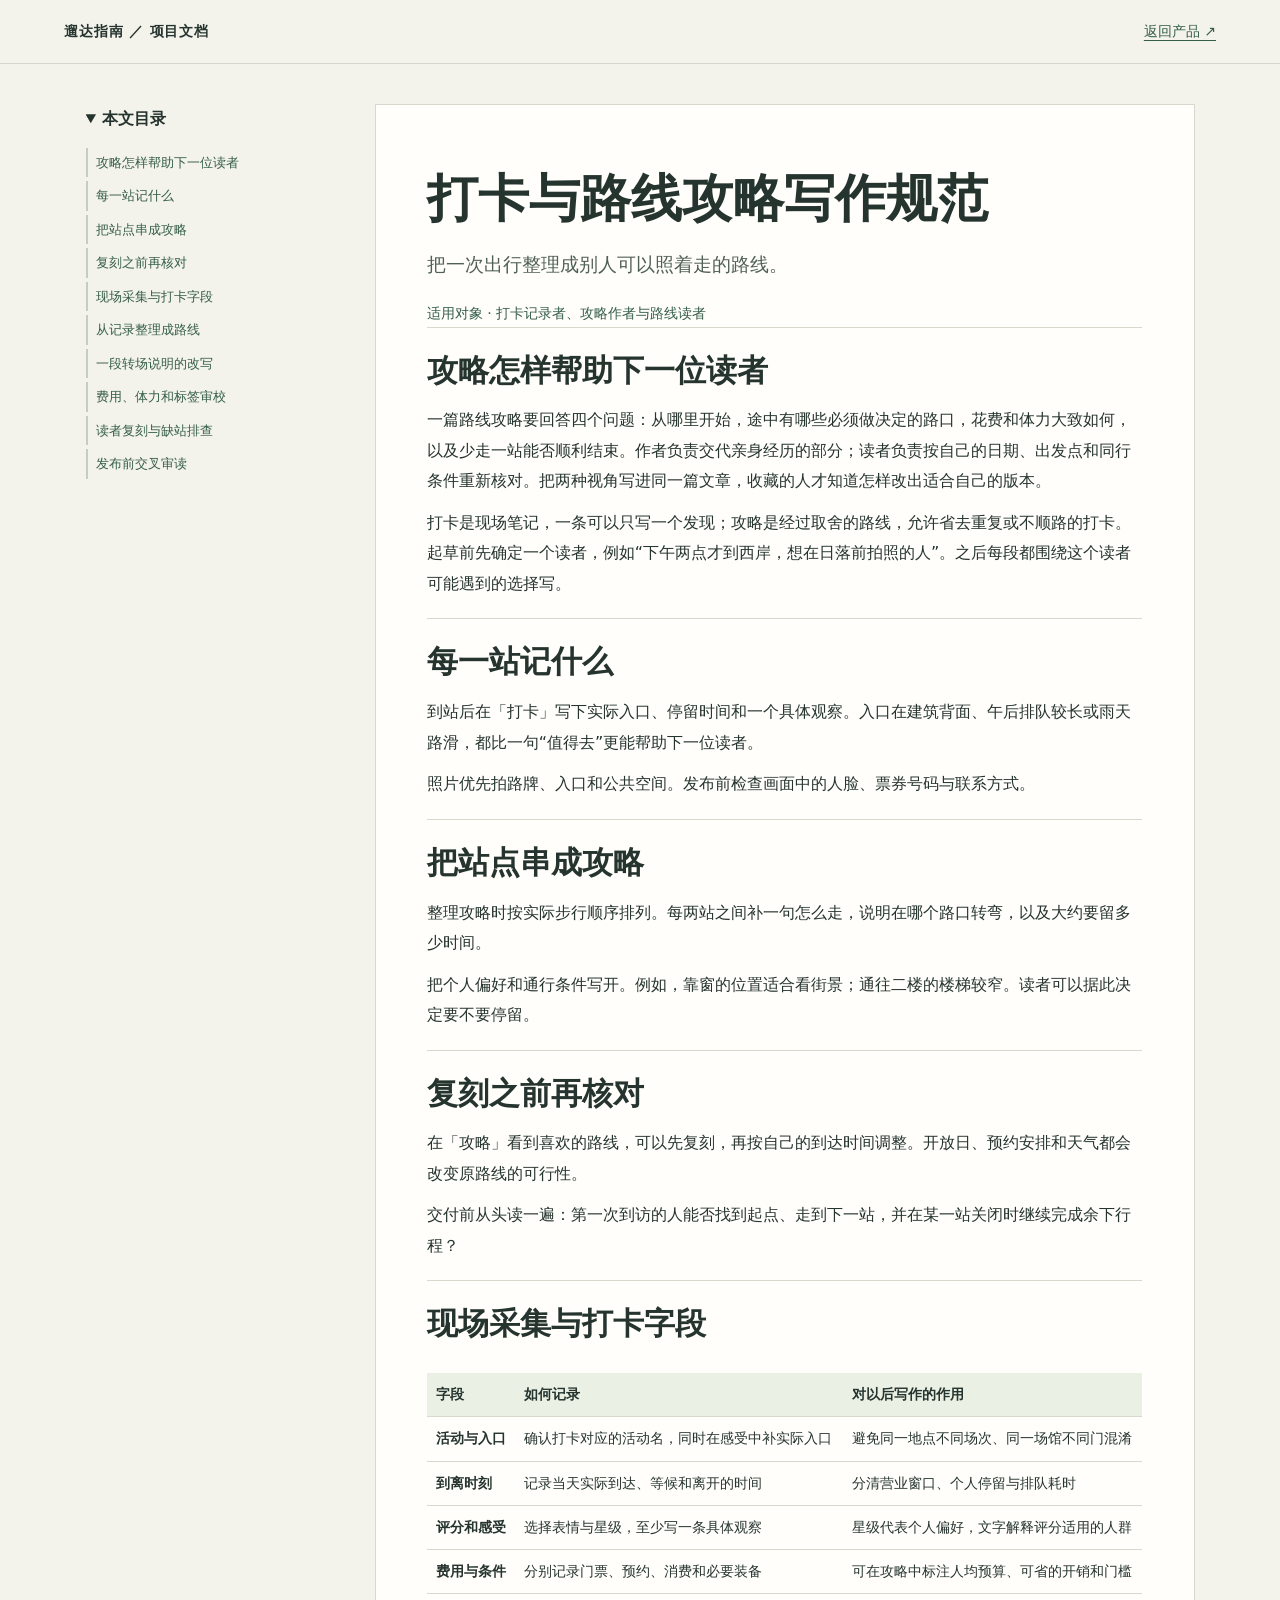
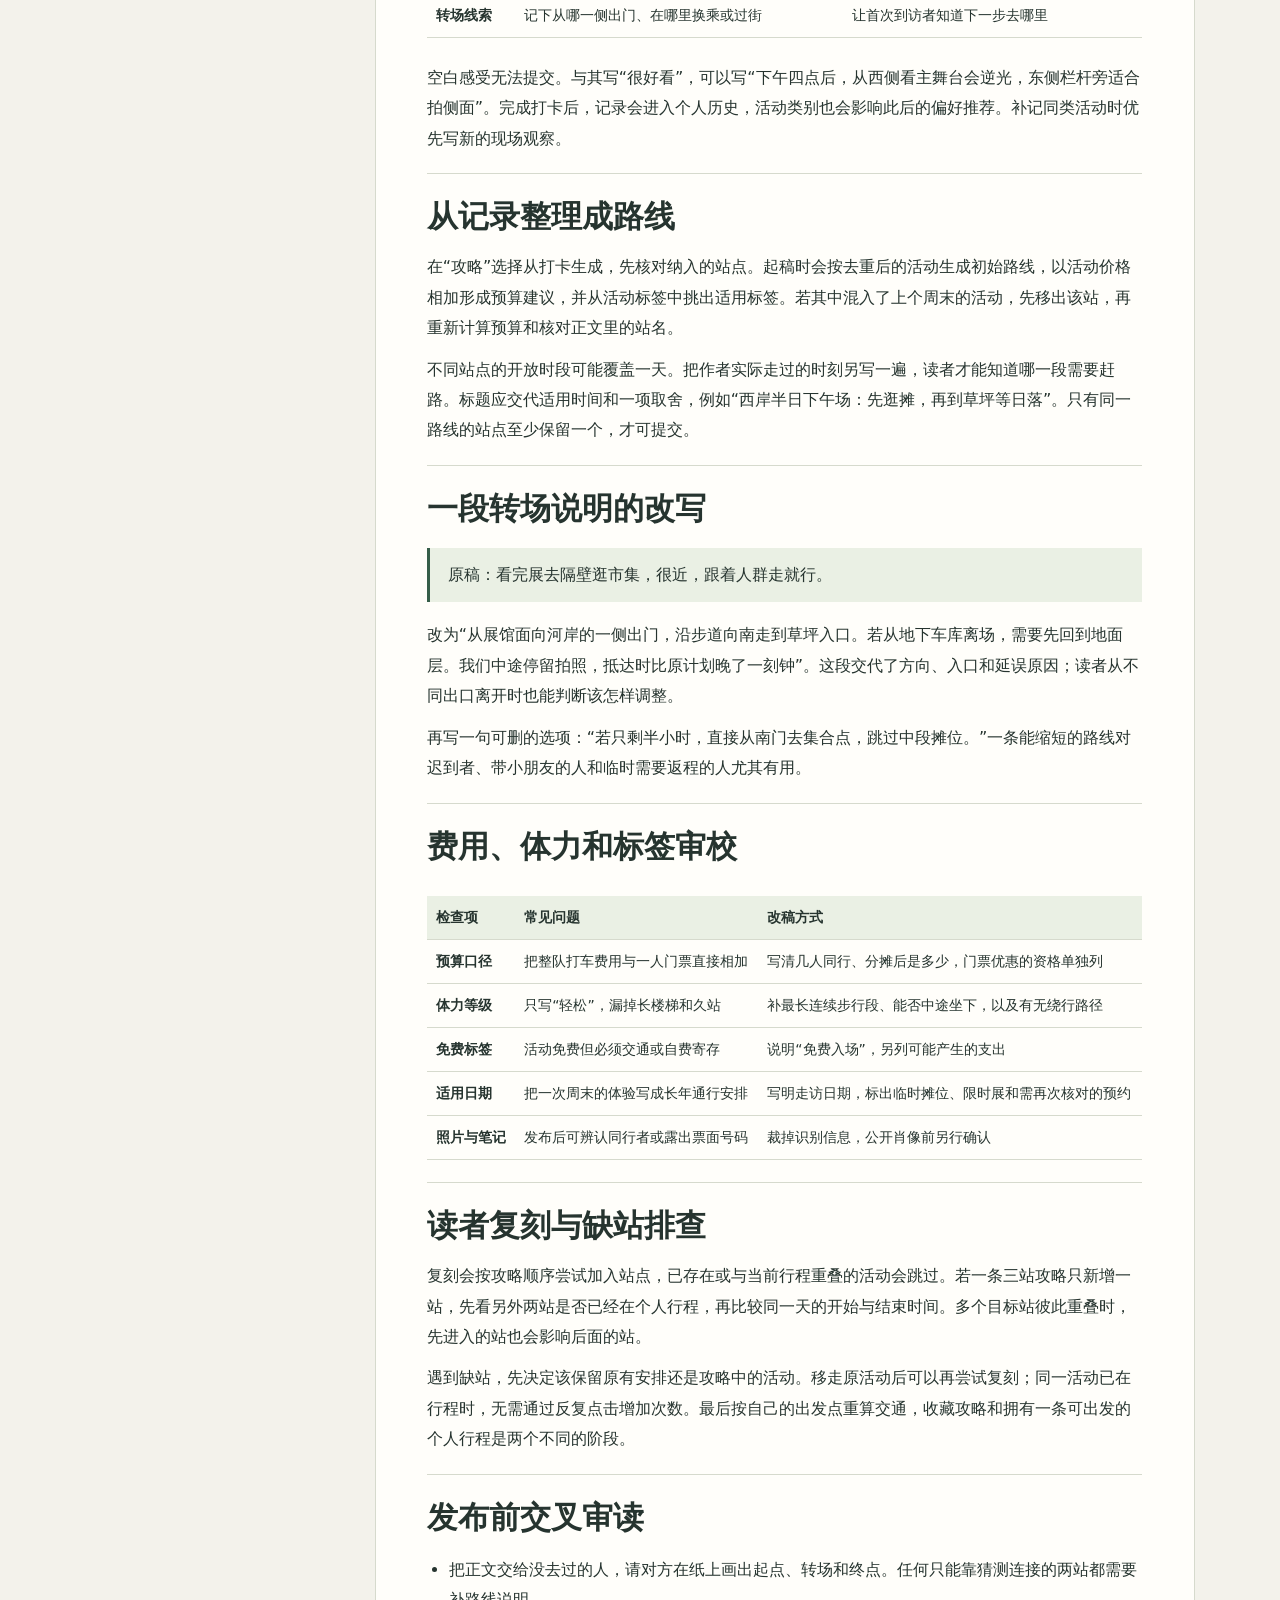
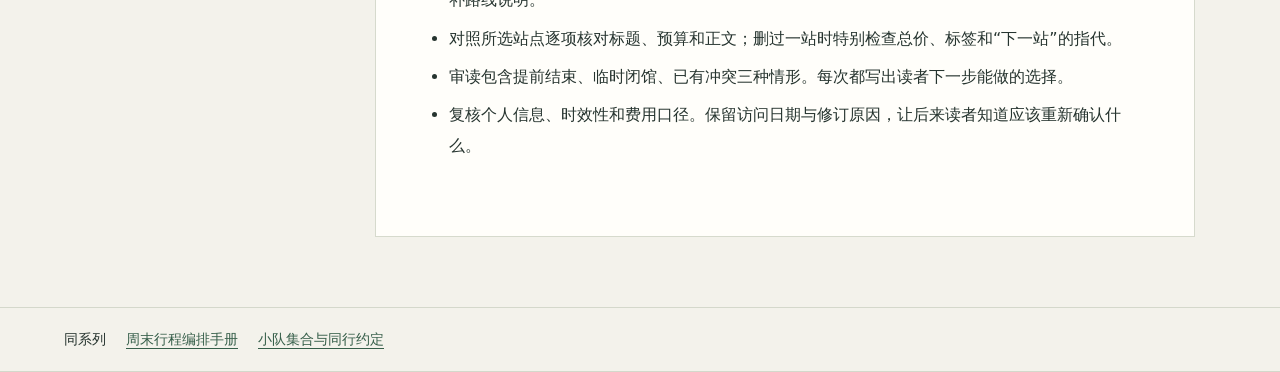
<file: docs/field-notes.html>
<!doctype html><html lang="zh-CN"><head><meta charset="utf-8"><meta name="viewport" content="width=device-width,initial-scale=1"><title>打卡与路线攻略写作规范 · 遛达指南</title><link rel="stylesheet" href="reading.css"></head><body class="city"><header class="top"><b>遛达指南 ／ 项目文档</b><a href="../">返回产品 ↗</a></header><main class="layout"><aside><details open><summary>本文目录</summary><nav><a href="#s1">攻略怎样帮助下一位读者</a>
<a href="#s2">每一站记什么</a>
<a href="#s3">把站点串成攻略</a>
<a href="#s4">复刻之前再核对</a>
<a href="#s5">现场采集与打卡字段</a>
<a href="#s6">从记录整理成路线</a>
<a href="#s7">一段转场说明的改写</a>
<a href="#s8">费用、体力和标签审校</a>
<a href="#s9">读者复刻与缺站排查</a>
<a href="#s10">发布前交叉审读</a></nav></details></aside><article><header><h1>打卡与路线攻略写作规范</h1><p class="lead">把一次出行整理成别人可以照着走的路线。</p><p class="aud">适用对象 · 打卡记录者、攻略作者与路线读者</p></header><section id="s1"><h2>攻略怎样帮助下一位读者</h2><p>一篇路线攻略要回答四个问题：从哪里开始，途中有哪些必须做决定的路口，花费和体力大致如何，以及少走一站能否顺利结束。作者负责交代亲身经历的部分；读者负责按自己的日期、出发点和同行条件重新核对。把两种视角写进同一篇文章，收藏的人才知道怎样改出适合自己的版本。</p>
<p>打卡是现场笔记，一条可以只写一个发现；攻略是经过取舍的路线，允许省去重复或不顺路的打卡。起草前先确定一个读者，例如“下午两点才到西岸，想在日落前拍照的人”。之后每段都围绕这个读者可能遇到的选择写。</p></section>
<section id="s2"><h2>每一站记什么</h2><p>到站后在「打卡」写下实际入口、停留时间和一个具体观察。入口在建筑背面、午后排队较长或雨天路滑，都比一句“值得去”更能帮助下一位读者。</p>
<p>照片优先拍路牌、入口和公共空间。发布前检查画面中的人脸、票券号码与联系方式。</p></section>
<section id="s3"><h2>把站点串成攻略</h2><p>整理攻略时按实际步行顺序排列。每两站之间补一句怎么走，说明在哪个路口转弯，以及大约要留多少时间。</p>
<p>把个人偏好和通行条件写开。例如，靠窗的位置适合看街景；通往二楼的楼梯较窄。读者可以据此决定要不要停留。</p></section>
<section id="s4"><h2>复刻之前再核对</h2><p>在「攻略」看到喜欢的路线，可以先复刻，再按自己的到达时间调整。开放日、预约安排和天气都会改变原路线的可行性。</p>
<p>交付前从头读一遍：第一次到访的人能否找到起点、走到下一站，并在某一站关闭时继续完成余下行程？</p></section>
<section id="s5"><h2>现场采集与打卡字段</h2><div class="scroll"><table><tr><th scope="col">字段</th><th scope="col">如何记录</th><th scope="col">对以后写作的作用</th></tr><tr><td>活动与入口</td><td>确认打卡对应的活动名，同时在感受中补实际入口</td><td>避免同一地点不同场次、同一场馆不同门混淆</td></tr><tr><td>到离时刻</td><td>记录当天实际到达、等候和离开的时间</td><td>分清营业窗口、个人停留与排队耗时</td></tr><tr><td>评分和感受</td><td>选择表情与星级，至少写一条具体观察</td><td>星级代表个人偏好，文字解释评分适用的人群</td></tr><tr><td>费用与条件</td><td>分别记录门票、预约、消费和必要装备</td><td>可在攻略中标注人均预算、可省的开销和门槛</td></tr><tr><td>转场线索</td><td>记下从哪一侧出门、在哪里换乘或过街</td><td>让首次到访者知道下一步去哪里</td></tr></table></div>
<p>空白感受无法提交。与其写“很好看”，可以写“下午四点后，从西侧看主舞台会逆光，东侧栏杆旁适合拍侧面”。完成打卡后，记录会进入个人历史，活动类别也会影响此后的偏好推荐。补记同类活动时优先写新的现场观察。</p></section>
<section id="s6"><h2>从记录整理成路线</h2><p>在“攻略”选择从打卡生成，先核对纳入的站点。起稿时会按去重后的活动生成初始路线，以活动价格相加形成预算建议，并从活动标签中挑出适用标签。若其中混入了上个周末的活动，先移出该站，再重新计算预算和核对正文里的站名。</p>
<p>不同站点的开放时段可能覆盖一天。把作者实际走过的时刻另写一遍，读者才能知道哪一段需要赶路。标题应交代适用时间和一项取舍，例如“西岸半日下午场：先逛摊，再到草坪等日落”。只有同一路线的站点至少保留一个，才可提交。</p></section>
<section id="s7"><h2>一段转场说明的改写</h2><blockquote>原稿：看完展去隔壁逛市集，很近，跟着人群走就行。</blockquote>
<p>改为“从展馆面向河岸的一侧出门，沿步道向南走到草坪入口。若从地下车库离场，需要先回到地面层。我们中途停留拍照，抵达时比原计划晚了一刻钟”。这段交代了方向、入口和延误原因；读者从不同出口离开时也能判断该怎样调整。</p>
<p>再写一句可删的选项：“若只剩半小时，直接从南门去集合点，跳过中段摊位。”一条能缩短的路线对迟到者、带小朋友的人和临时需要返程的人尤其有用。</p></section>
<section id="s8"><h2>费用、体力和标签审校</h2><div class="scroll"><table><tr><th scope="col">检查项</th><th scope="col">常见问题</th><th scope="col">改稿方式</th></tr><tr><td>预算口径</td><td>把整队打车费用与一人门票直接相加</td><td>写清几人同行、分摊后是多少，门票优惠的资格单独列</td></tr><tr><td>体力等级</td><td>只写“轻松”，漏掉长楼梯和久站</td><td>补最长连续步行段、能否中途坐下，以及有无绕行路径</td></tr><tr><td>免费标签</td><td>活动免费但必须交通或自费寄存</td><td>说明“免费入场”，另列可能产生的支出</td></tr><tr><td>适用日期</td><td>把一次周末的体验写成长年通行安排</td><td>写明走访日期，标出临时摊位、限时展和需再次核对的预约</td></tr><tr><td>照片与笔记</td><td>发布后可辨认同行者或露出票面号码</td><td>裁掉识别信息，公开肖像前另行确认</td></tr></table></div></section>
<section id="s9"><h2>读者复刻与缺站排查</h2><p>复刻会按攻略顺序尝试加入站点，已存在或与当前行程重叠的活动会跳过。若一条三站攻略只新增一站，先看另外两站是否已经在个人行程，再比较同一天的开始与结束时间。多个目标站彼此重叠时，先进入的站也会影响后面的站。</p>
<p>遇到缺站，先决定该保留原有安排还是攻略中的活动。移走原活动后可以再尝试复刻；同一活动已在行程时，无需通过反复点击增加次数。最后按自己的出发点重算交通，收藏攻略和拥有一条可出发的个人行程是两个不同的阶段。</p></section>
<section id="s10"><h2>发布前交叉审读</h2><ul><li>把正文交给没去过的人，请对方在纸上画出起点、转场和终点。任何只能靠猜测连接的两站都需要补路线说明。</li><li>对照所选站点逐项核对标题、预算和正文；删过一站时特别检查总价、标签和“下一站”的指代。</li><li>审读包含提前结束、临时闭馆、已有冲突三种情形。每次都写出读者下一步能做的选择。</li><li>复核个人信息、时效性和费用口径。保留访问日期与修订原因，让后来读者知道应该重新确认什么。</li></ul></section></article></main><footer>同系列 <a href="itinerary.html">周末行程编排手册</a> <a href="meetup.html">小队集合与同行约定</a></footer><script>if(matchMedia('(max-width:780px)').matches)document.querySelector('details').open=false;</script></body></html>
</file>
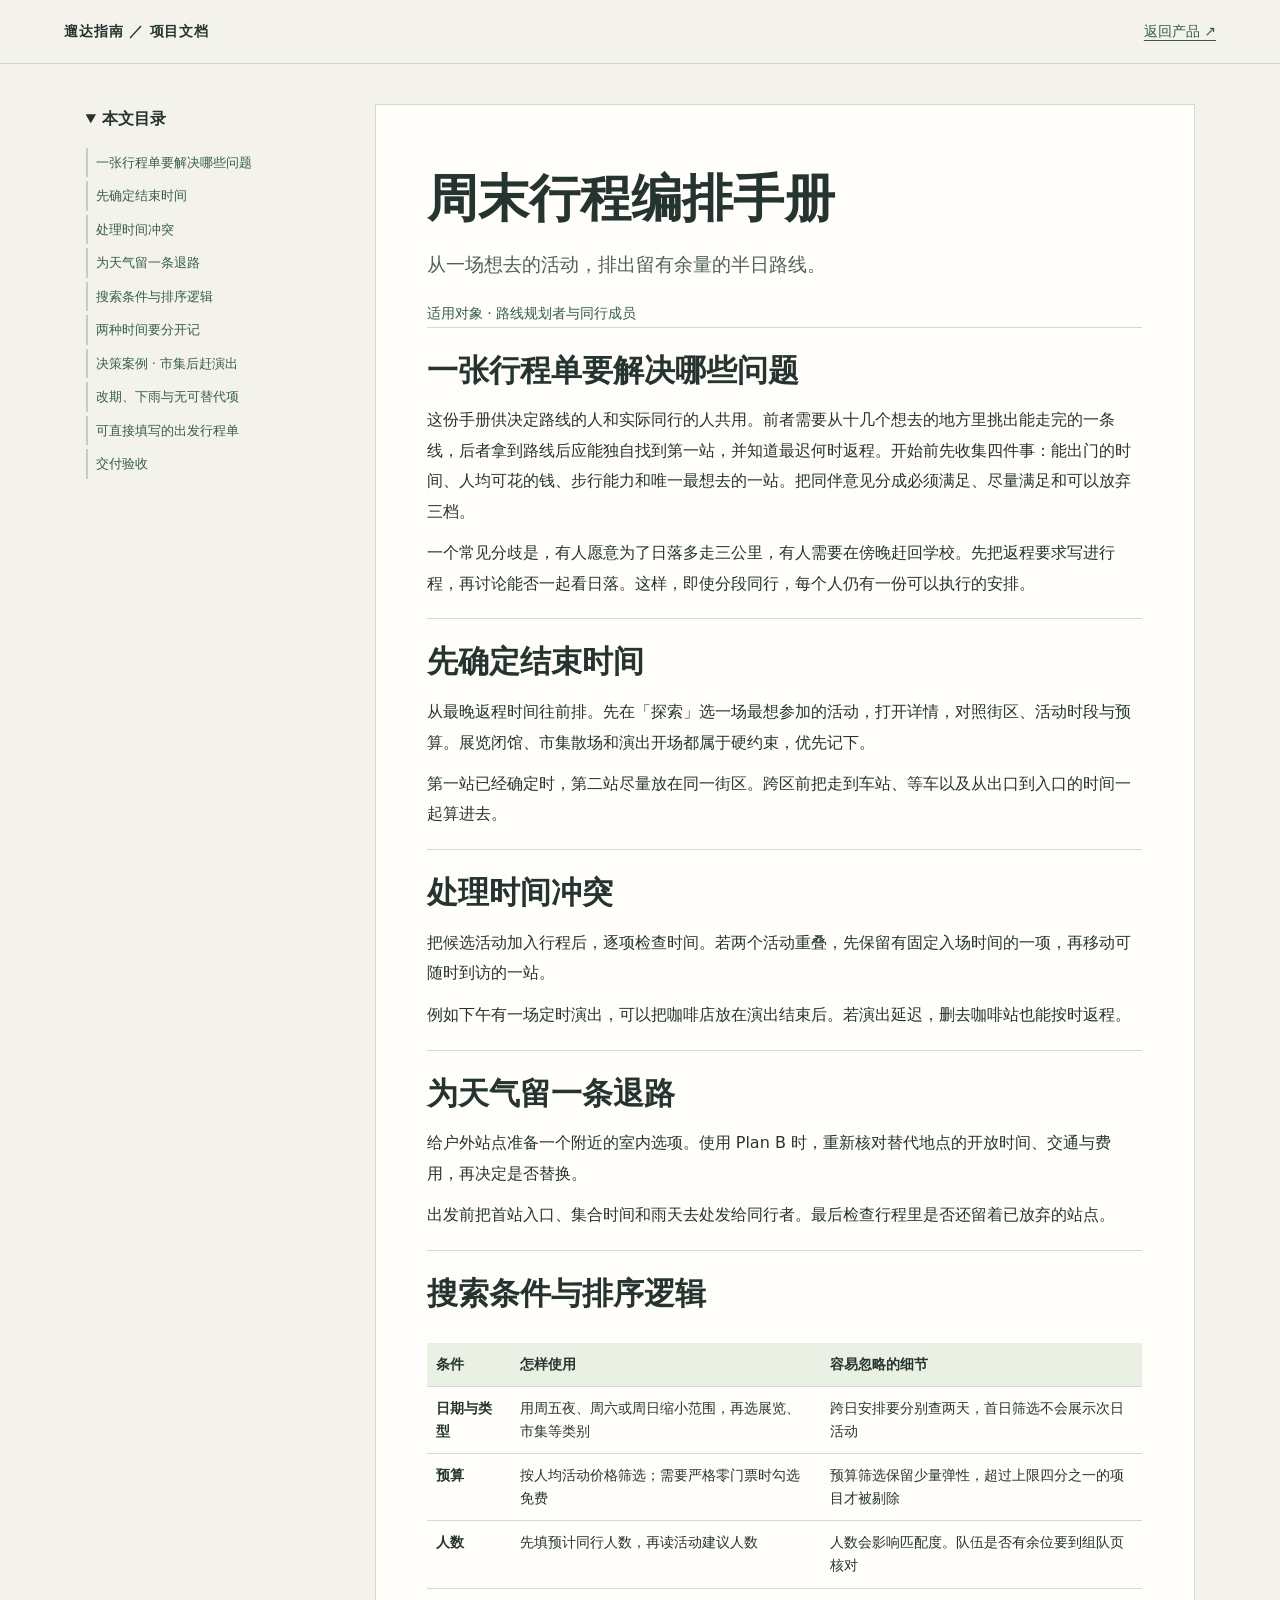
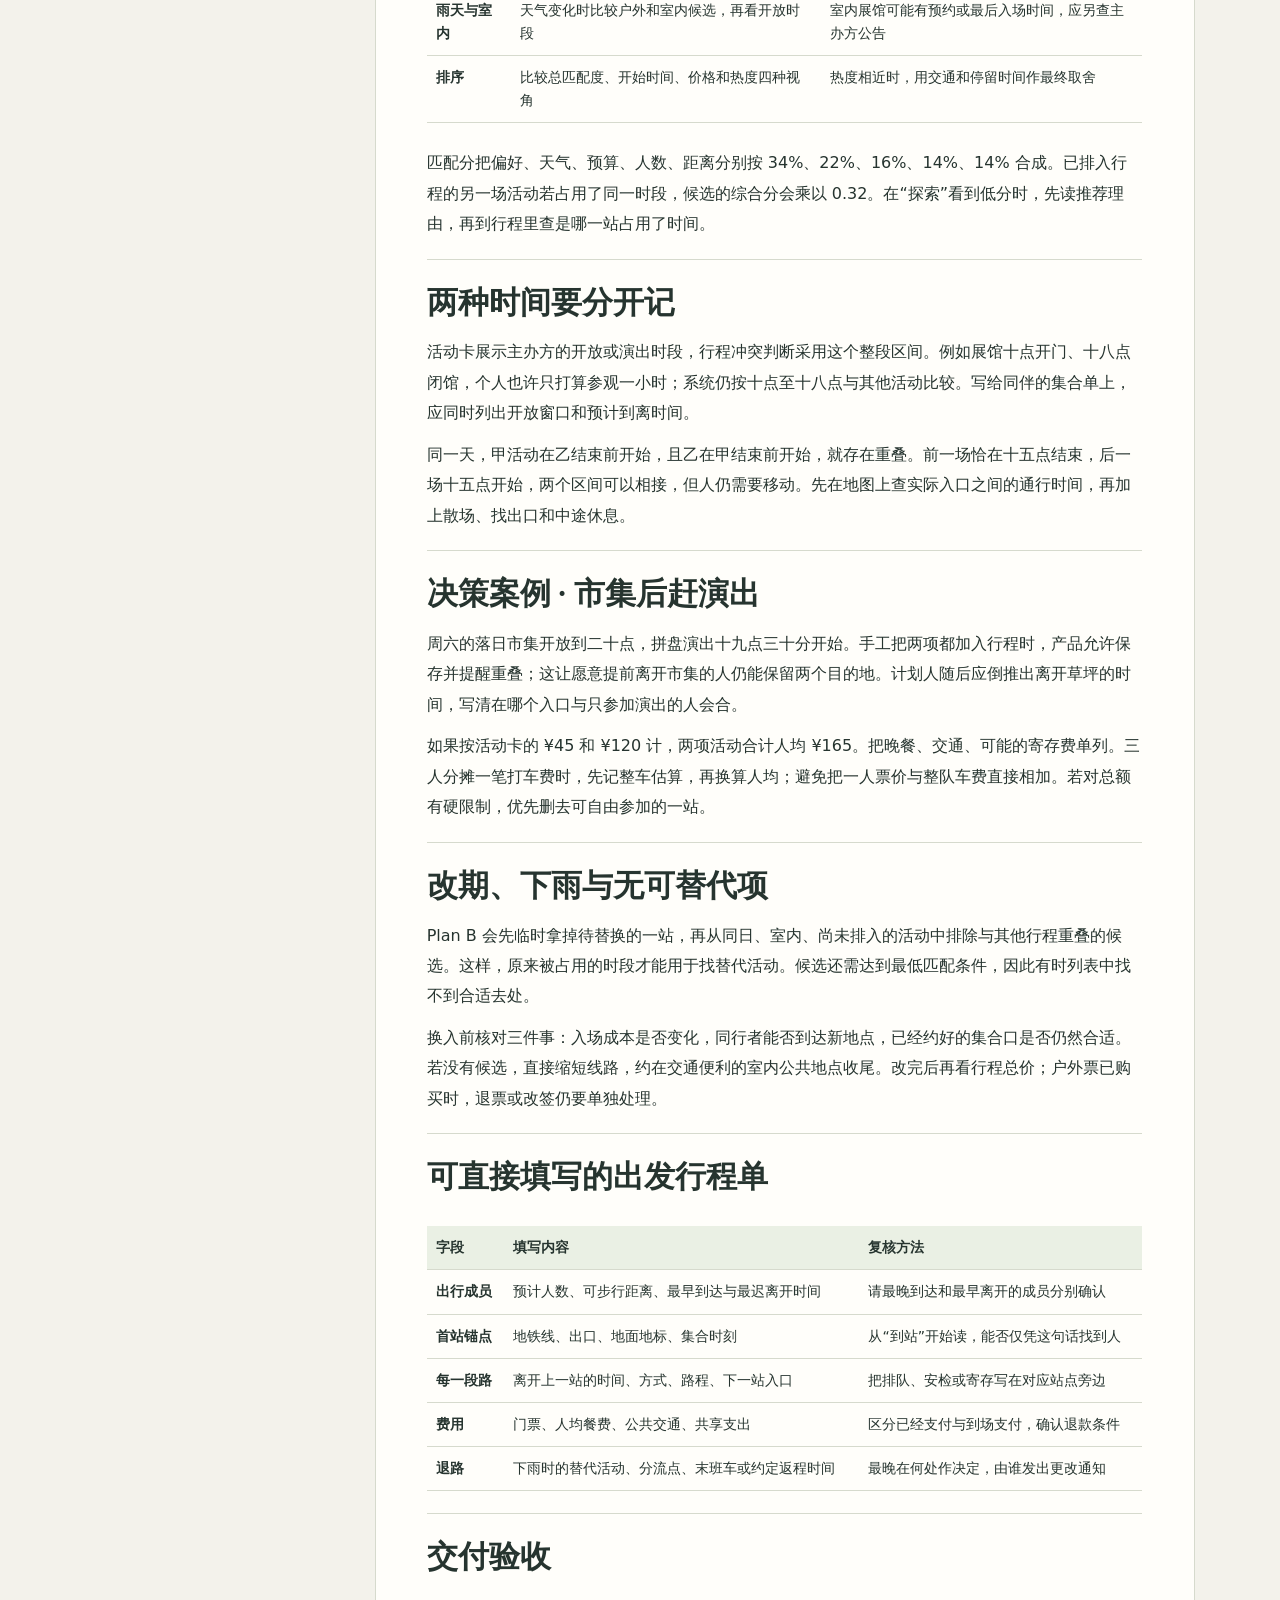
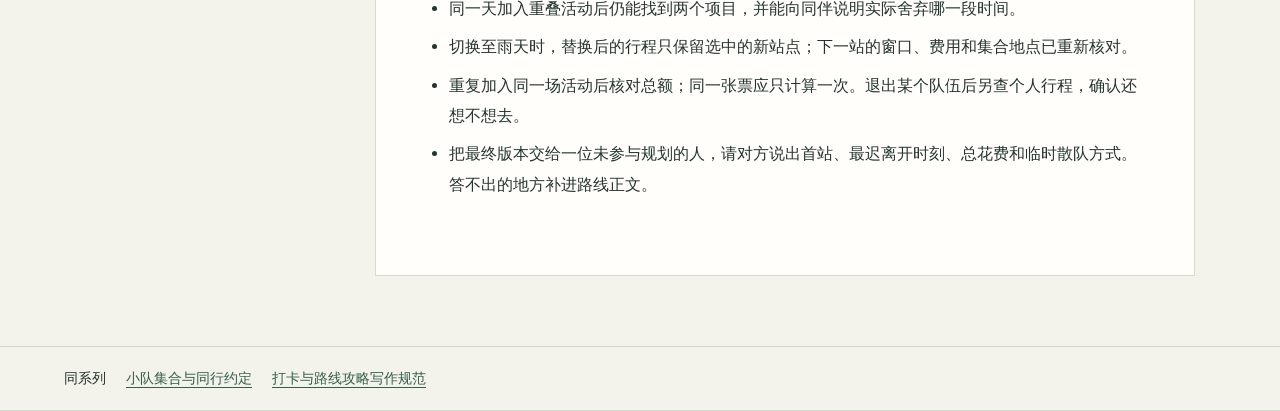
<file: docs/itinerary.html>
<!doctype html><html lang="zh-CN"><head><meta charset="utf-8"><meta name="viewport" content="width=device-width,initial-scale=1"><title>周末行程编排手册 · 遛达指南</title><link rel="stylesheet" href="reading.css"></head><body class="city"><header class="top"><b>遛达指南 ／ 项目文档</b><a href="../">返回产品 ↗</a></header><main class="layout"><aside><details open><summary>本文目录</summary><nav><a href="#s1">一张行程单要解决哪些问题</a>
<a href="#s2">先确定结束时间</a>
<a href="#s3">处理时间冲突</a>
<a href="#s4">为天气留一条退路</a>
<a href="#s5">搜索条件与排序逻辑</a>
<a href="#s6">两种时间要分开记</a>
<a href="#s7">决策案例 · 市集后赶演出</a>
<a href="#s8">改期、下雨与无可替代项</a>
<a href="#s9">可直接填写的出发行程单</a>
<a href="#s10">交付验收</a></nav></details></aside><article><header><h1>周末行程编排手册</h1><p class="lead">从一场想去的活动，排出留有余量的半日路线。</p><p class="aud">适用对象 · 路线规划者与同行成员</p></header><section id="s1"><h2>一张行程单要解决哪些问题</h2><p>这份手册供决定路线的人和实际同行的人共用。前者需要从十几个想去的地方里挑出能走完的一条线，后者拿到路线后应能独自找到第一站，并知道最迟何时返程。开始前先收集四件事：能出门的时间、人均可花的钱、步行能力和唯一最想去的一站。把同伴意见分成必须满足、尽量满足和可以放弃三档。</p>
<p>一个常见分歧是，有人愿意为了日落多走三公里，有人需要在傍晚赶回学校。先把返程要求写进行程，再讨论能否一起看日落。这样，即使分段同行，每个人仍有一份可以执行的安排。</p></section>
<section id="s2"><h2>先确定结束时间</h2><p>从最晚返程时间往前排。先在「探索」选一场最想参加的活动，打开详情，对照街区、活动时段与预算。展览闭馆、市集散场和演出开场都属于硬约束，优先记下。</p>
<p>第一站已经确定时，第二站尽量放在同一街区。跨区前把走到车站、等车以及从出口到入口的时间一起算进去。</p></section>
<section id="s3"><h2>处理时间冲突</h2><p>把候选活动加入行程后，逐项检查时间。若两个活动重叠，先保留有固定入场时间的一项，再移动可随时到访的一站。</p>
<p>例如下午有一场定时演出，可以把咖啡店放在演出结束后。若演出延迟，删去咖啡站也能按时返程。</p></section>
<section id="s4"><h2>为天气留一条退路</h2><p>给户外站点准备一个附近的室内选项。使用 Plan B 时，重新核对替代地点的开放时间、交通与费用，再决定是否替换。</p>
<p>出发前把首站入口、集合时间和雨天去处发给同行者。最后检查行程里是否还留着已放弃的站点。</p></section>
<section id="s5"><h2>搜索条件与排序逻辑</h2><div class="scroll"><table><tr><th scope="col">条件</th><th scope="col">怎样使用</th><th scope="col">容易忽略的细节</th></tr><tr><td>日期与类型</td><td>用周五夜、周六或周日缩小范围，再选展览、市集等类别</td><td>跨日安排要分别查两天，首日筛选不会展示次日活动</td></tr><tr><td>预算</td><td>按人均活动价格筛选；需要严格零门票时勾选免费</td><td>预算筛选保留少量弹性，超过上限四分之一的项目才被剔除</td></tr><tr><td>人数</td><td>先填预计同行人数，再读活动建议人数</td><td>人数会影响匹配度。队伍是否有余位要到组队页核对</td></tr><tr><td>雨天与室内</td><td>天气变化时比较户外和室内候选，再看开放时段</td><td>室内展馆可能有预约或最后入场时间，应另查主办方公告</td></tr><tr><td>排序</td><td>比较总匹配度、开始时间、价格和热度四种视角</td><td>热度相近时，用交通和停留时间作最终取舍</td></tr></table></div>
<p>匹配分把偏好、天气、预算、人数、距离分别按 34%、22%、16%、14%、14% 合成。已排入行程的另一场活动若占用了同一时段，候选的综合分会乘以 0.32。在“探索”看到低分时，先读推荐理由，再到行程里查是哪一站占用了时间。</p></section>
<section id="s6"><h2>两种时间要分开记</h2><p>活动卡展示主办方的开放或演出时段，行程冲突判断采用这个整段区间。例如展馆十点开门、十八点闭馆，个人也许只打算参观一小时；系统仍按十点至十八点与其他活动比较。写给同伴的集合单上，应同时列出开放窗口和预计到离时间。</p>
<p>同一天，甲活动在乙结束前开始，且乙在甲结束前开始，就存在重叠。前一场恰在十五点结束，后一场十五点开始，两个区间可以相接，但人仍需要移动。先在地图上查实际入口之间的通行时间，再加上散场、找出口和中途休息。</p></section>
<section id="s7"><h2>决策案例 · 市集后赶演出</h2><p>周六的落日市集开放到二十点，拼盘演出十九点三十分开始。手工把两项都加入行程时，产品允许保存并提醒重叠；这让愿意提前离开市集的人仍能保留两个目的地。计划人随后应倒推出离开草坪的时间，写清在哪个入口与只参加演出的人会合。</p>
<p>如果按活动卡的 ¥45 和 ¥120 计，两项活动合计人均 ¥165。把晚餐、交通、可能的寄存费单列。三人分摊一笔打车费时，先记整车估算，再换算人均；避免把一人票价与整队车费直接相加。若对总额有硬限制，优先删去可自由参加的一站。</p></section>
<section id="s8"><h2>改期、下雨与无可替代项</h2><p>Plan B 会先临时拿掉待替换的一站，再从同日、室内、尚未排入的活动中排除与其他行程重叠的候选。这样，原来被占用的时段才能用于找替代活动。候选还需达到最低匹配条件，因此有时列表中找不到合适去处。</p>
<p>换入前核对三件事：入场成本是否变化，同行者能否到达新地点，已经约好的集合口是否仍然合适。若没有候选，直接缩短线路，约在交通便利的室内公共地点收尾。改完后再看行程总价；户外票已购买时，退票或改签仍要单独处理。</p></section>
<section id="s9"><h2>可直接填写的出发行程单</h2><div class="scroll"><table><tr><th scope="col">字段</th><th scope="col">填写内容</th><th scope="col">复核方法</th></tr><tr><td>出行成员</td><td>预计人数、可步行距离、最早到达与最迟离开时间</td><td>请最晚到达和最早离开的成员分别确认</td></tr><tr><td>首站锚点</td><td>地铁线、出口、地面地标、集合时刻</td><td>从“到站”开始读，能否仅凭这句话找到人</td></tr><tr><td>每一段路</td><td>离开上一站的时间、方式、路程、下一站入口</td><td>把排队、安检或寄存写在对应站点旁边</td></tr><tr><td>费用</td><td>门票、人均餐费、公共交通、共享支出</td><td>区分已经支付与到场支付，确认退款条件</td></tr><tr><td>退路</td><td>下雨时的替代活动、分流点、末班车或约定返程时间</td><td>最晚在何处作决定，由谁发出更改通知</td></tr></table></div></section>
<section id="s10"><h2>交付验收</h2><ul><li>同一天加入重叠活动后仍能找到两个项目，并能向同伴说明实际舍弃哪一段时间。</li><li>切换至雨天时，替换后的行程只保留选中的新站点；下一站的窗口、费用和集合地点已重新核对。</li><li>重复加入同一场活动后核对总额；同一张票应只计算一次。退出某个队伍后另查个人行程，确认还想不想去。</li><li>把最终版本交给一位未参与规划的人，请对方说出首站、最迟离开时刻、总花费和临时散队方式。答不出的地方补进路线正文。</li></ul></section></article></main><footer>同系列 <a href="meetup.html">小队集合与同行约定</a> <a href="field-notes.html">打卡与路线攻略写作规范</a></footer><script>if(matchMedia('(max-width:780px)').matches)document.querySelector('details').open=false;</script></body></html>
</file>
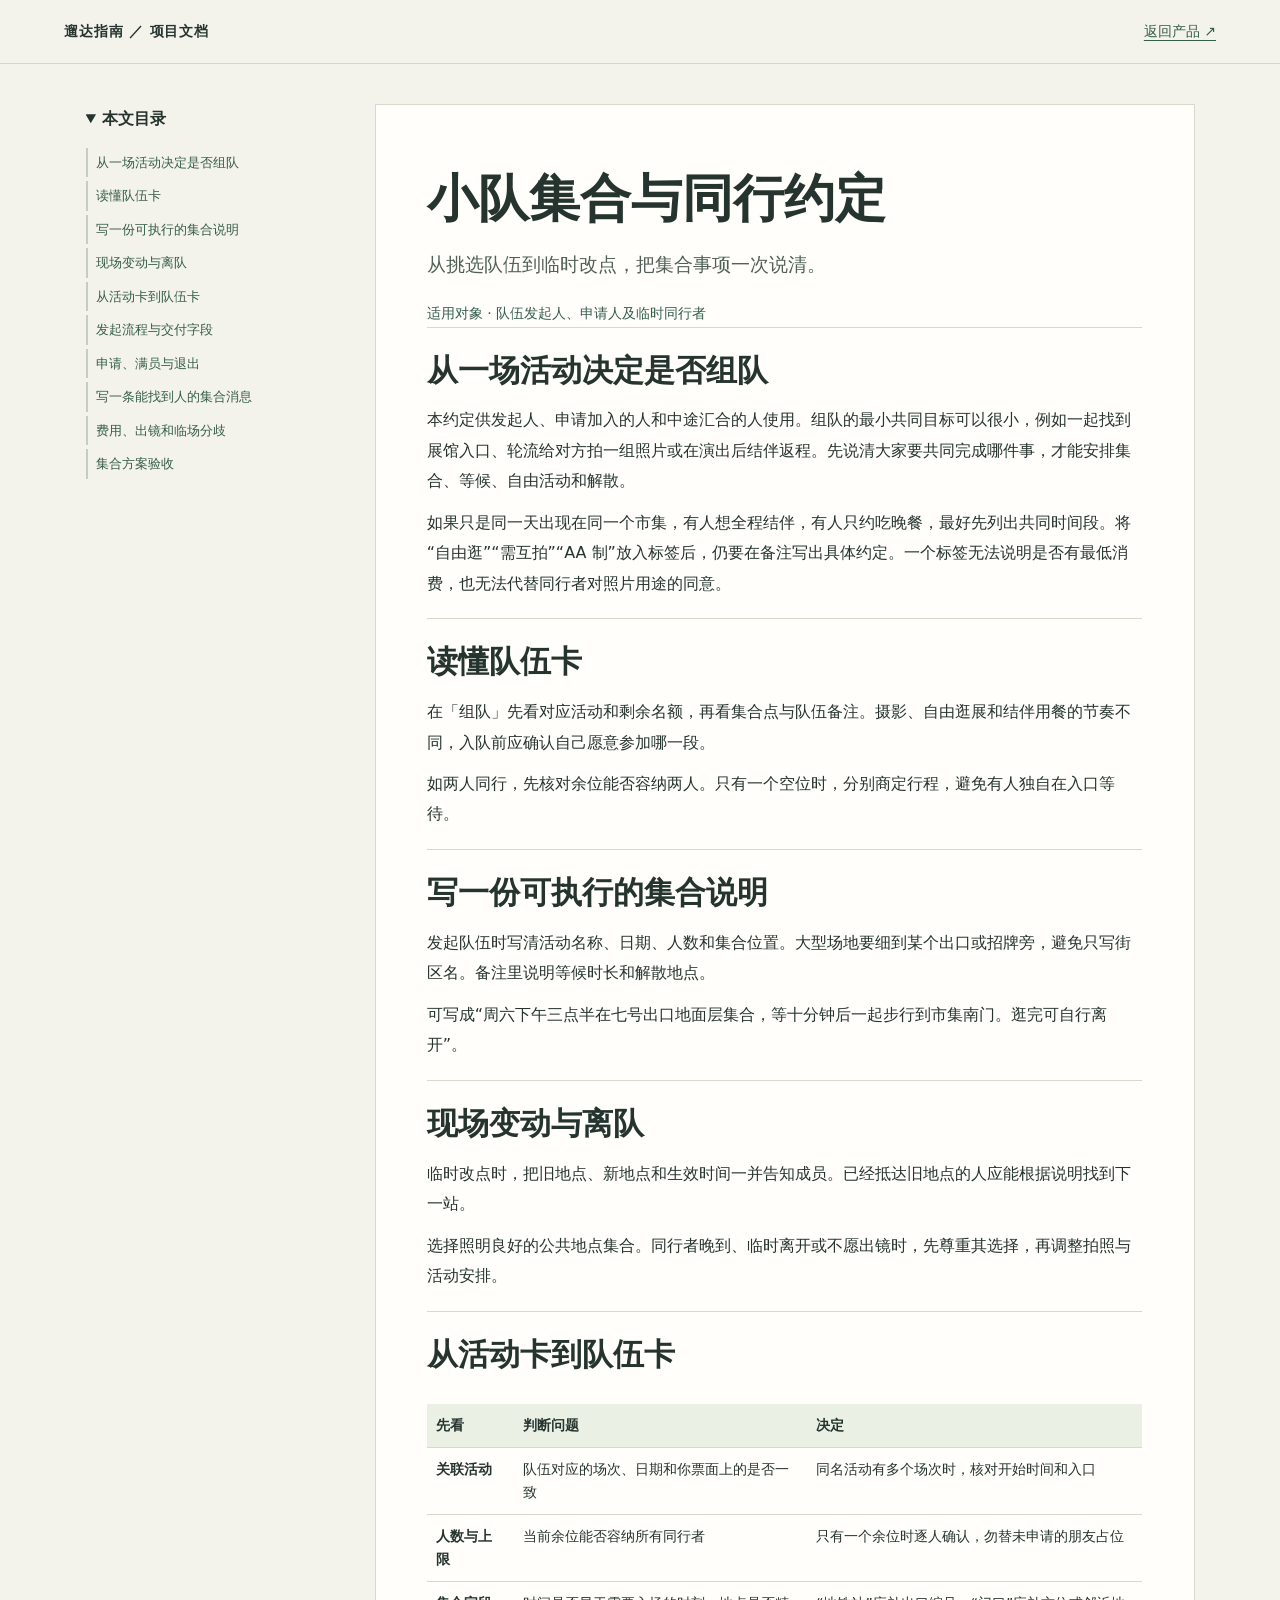
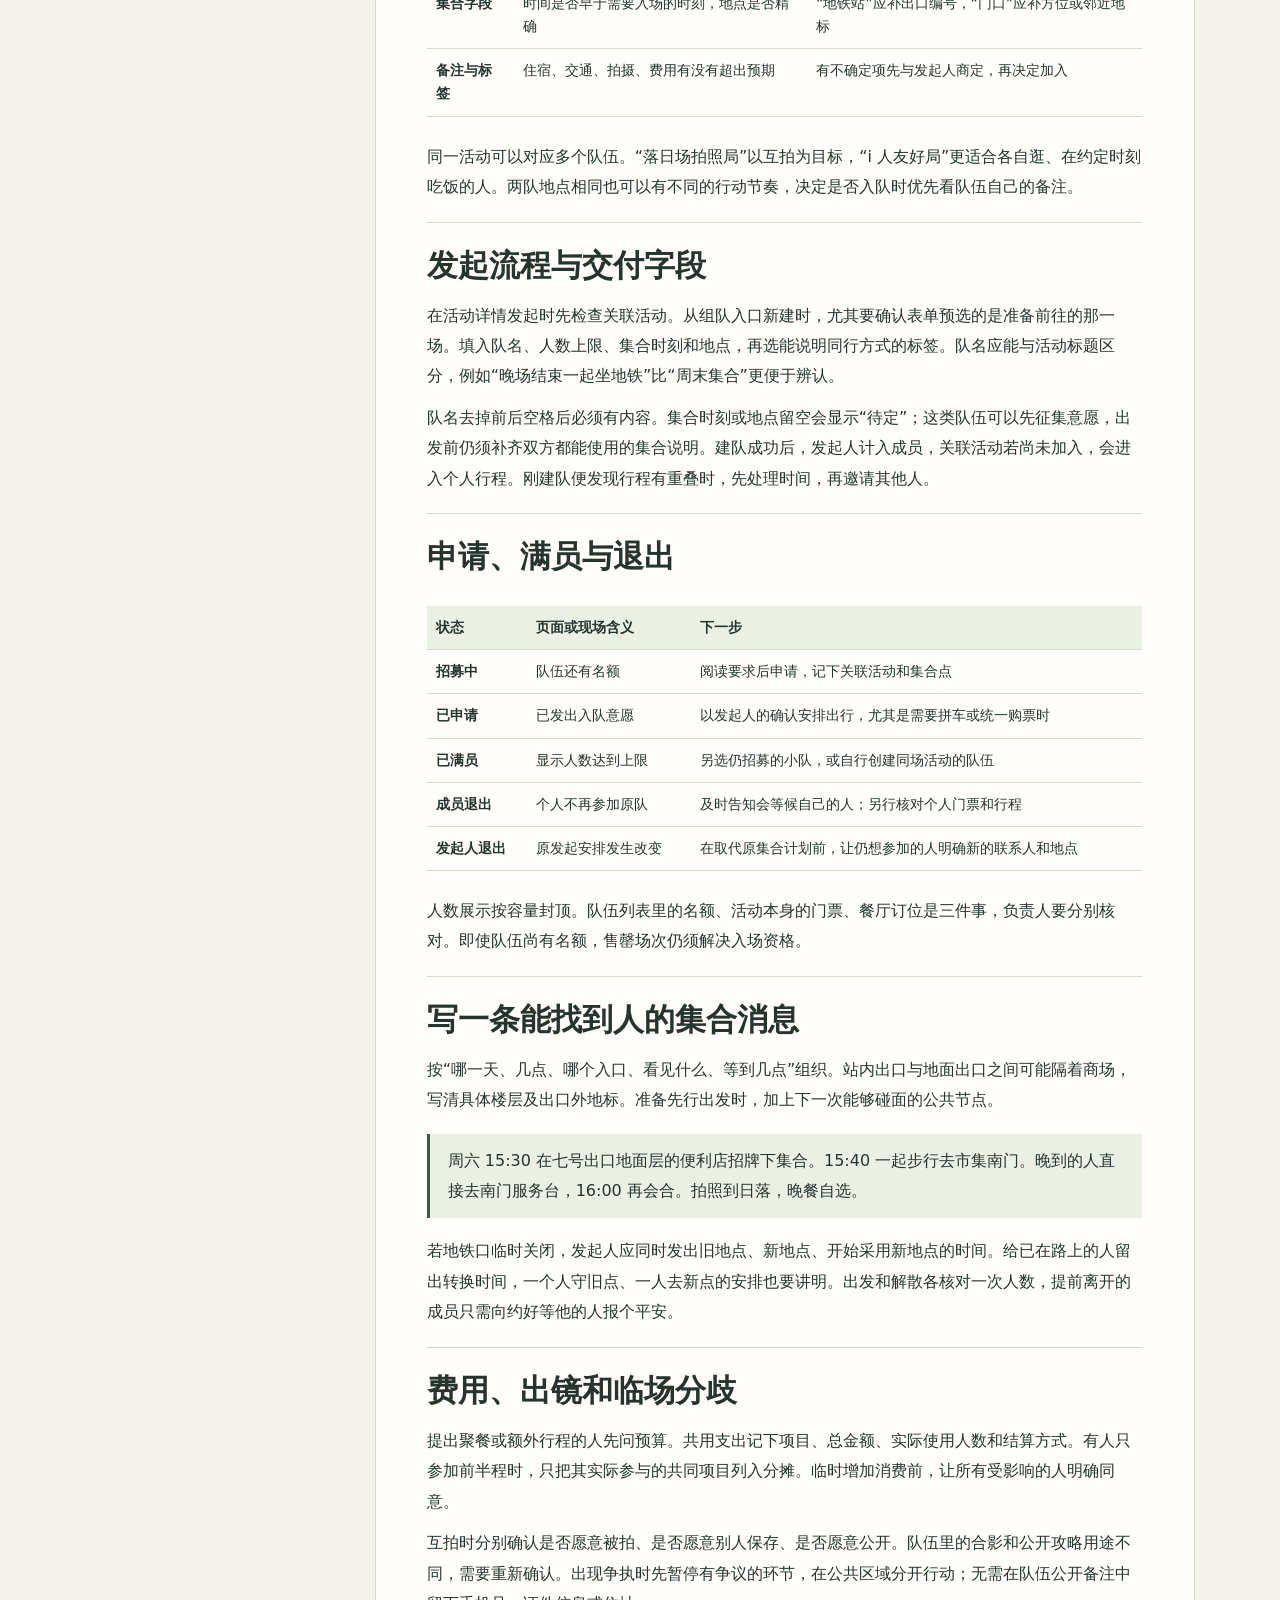
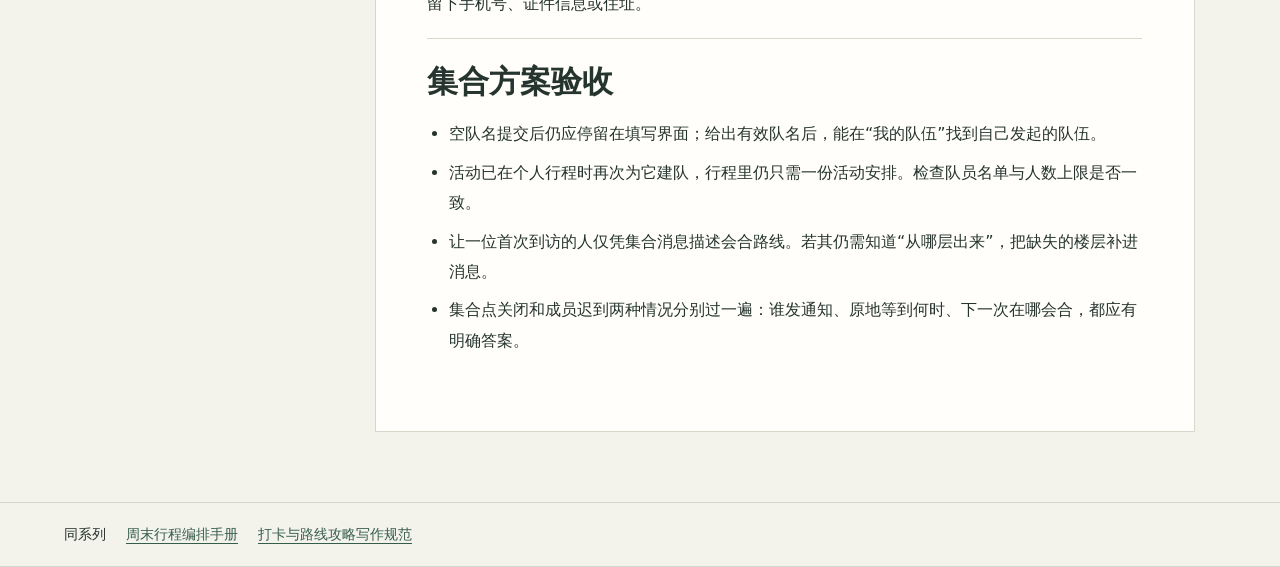
<file: docs/meetup.html>
<!doctype html><html lang="zh-CN"><head><meta charset="utf-8"><meta name="viewport" content="width=device-width,initial-scale=1"><title>小队集合与同行约定 · 遛达指南</title><link rel="stylesheet" href="reading.css"></head><body class="city"><header class="top"><b>遛达指南 ／ 项目文档</b><a href="../">返回产品 ↗</a></header><main class="layout"><aside><details open><summary>本文目录</summary><nav><a href="#s1">从一场活动决定是否组队</a>
<a href="#s2">读懂队伍卡</a>
<a href="#s3">写一份可执行的集合说明</a>
<a href="#s4">现场变动与离队</a>
<a href="#s5">从活动卡到队伍卡</a>
<a href="#s6">发起流程与交付字段</a>
<a href="#s7">申请、满员与退出</a>
<a href="#s8">写一条能找到人的集合消息</a>
<a href="#s9">费用、出镜和临场分歧</a>
<a href="#s10">集合方案验收</a></nav></details></aside><article><header><h1>小队集合与同行约定</h1><p class="lead">从挑选队伍到临时改点，把集合事项一次说清。</p><p class="aud">适用对象 · 队伍发起人、申请人及临时同行者</p></header><section id="s1"><h2>从一场活动决定是否组队</h2><p>本约定供发起人、申请加入的人和中途汇合的人使用。组队的最小共同目标可以很小，例如一起找到展馆入口、轮流给对方拍一组照片或在演出后结伴返程。先说清大家要共同完成哪件事，才能安排集合、等候、自由活动和解散。</p>
<p>如果只是同一天出现在同一个市集，有人想全程结伴，有人只约吃晚餐，最好先列出共同时间段。将“自由逛”“需互拍”“AA 制”放入标签后，仍要在备注写出具体约定。一个标签无法说明是否有最低消费，也无法代替同行者对照片用途的同意。</p></section>
<section id="s2"><h2>读懂队伍卡</h2><p>在「组队」先看对应活动和剩余名额，再看集合点与队伍备注。摄影、自由逛展和结伴用餐的节奏不同，入队前应确认自己愿意参加哪一段。</p>
<p>如两人同行，先核对余位能否容纳两人。只有一个空位时，分别商定行程，避免有人独自在入口等待。</p></section>
<section id="s3"><h2>写一份可执行的集合说明</h2><p>发起队伍时写清活动名称、日期、人数和集合位置。大型场地要细到某个出口或招牌旁，避免只写街区名。备注里说明等候时长和解散地点。</p>
<p>可写成“周六下午三点半在七号出口地面层集合，等十分钟后一起步行到市集南门。逛完可自行离开”。</p></section>
<section id="s4"><h2>现场变动与离队</h2><p>临时改点时，把旧地点、新地点和生效时间一并告知成员。已经抵达旧地点的人应能根据说明找到下一站。</p>
<p>选择照明良好的公共地点集合。同行者晚到、临时离开或不愿出镜时，先尊重其选择，再调整拍照与活动安排。</p></section>
<section id="s5"><h2>从活动卡到队伍卡</h2><div class="scroll"><table><tr><th scope="col">先看</th><th scope="col">判断问题</th><th scope="col">决定</th></tr><tr><td>关联活动</td><td>队伍对应的场次、日期和你票面上的是否一致</td><td>同名活动有多个场次时，核对开始时间和入口</td></tr><tr><td>人数与上限</td><td>当前余位能否容纳所有同行者</td><td>只有一个余位时逐人确认，勿替未申请的朋友占位</td></tr><tr><td>集合字段</td><td>时间是否早于需要入场的时刻，地点是否精确</td><td>“地铁站”应补出口编号，“门口”应补方位或邻近地标</td></tr><tr><td>备注与标签</td><td>住宿、交通、拍摄、费用有没有超出预期</td><td>有不确定项先与发起人商定，再决定加入</td></tr></table></div>
<p>同一活动可以对应多个队伍。“落日场拍照局”以互拍为目标，“i 人友好局”更适合各自逛、在约定时刻吃饭的人。两队地点相同也可以有不同的行动节奏，决定是否入队时优先看队伍自己的备注。</p></section>
<section id="s6"><h2>发起流程与交付字段</h2><p>在活动详情发起时先检查关联活动。从组队入口新建时，尤其要确认表单预选的是准备前往的那一场。填入队名、人数上限、集合时刻和地点，再选能说明同行方式的标签。队名应能与活动标题区分，例如“晚场结束一起坐地铁”比“周末集合”更便于辨认。</p>
<p>队名去掉前后空格后必须有内容。集合时刻或地点留空会显示“待定”；这类队伍可以先征集意愿，出发前仍须补齐双方都能使用的集合说明。建队成功后，发起人计入成员，关联活动若尚未加入，会进入个人行程。刚建队便发现行程有重叠时，先处理时间，再邀请其他人。</p></section>
<section id="s7"><h2>申请、满员与退出</h2><div class="scroll"><table><tr><th scope="col">状态</th><th scope="col">页面或现场含义</th><th scope="col">下一步</th></tr><tr><td>招募中</td><td>队伍还有名额</td><td>阅读要求后申请，记下关联活动和集合点</td></tr><tr><td>已申请</td><td>已发出入队意愿</td><td>以发起人的确认安排出行，尤其是需要拼车或统一购票时</td></tr><tr><td>已满员</td><td>显示人数达到上限</td><td>另选仍招募的小队，或自行创建同场活动的队伍</td></tr><tr><td>成员退出</td><td>个人不再参加原队</td><td>及时告知会等候自己的人；另行核对个人门票和行程</td></tr><tr><td>发起人退出</td><td>原发起安排发生改变</td><td>在取代原集合计划前，让仍想参加的人明确新的联系人和地点</td></tr></table></div>
<p>人数展示按容量封顶。队伍列表里的名额、活动本身的门票、餐厅订位是三件事，负责人要分别核对。即使队伍尚有名额，售罄场次仍须解决入场资格。</p></section>
<section id="s8"><h2>写一条能找到人的集合消息</h2><p>按“哪一天、几点、哪个入口、看见什么、等到几点”组织。站内出口与地面出口之间可能隔着商场，写清具体楼层及出口外地标。准备先行出发时，加上下一次能够碰面的公共节点。</p>
<blockquote>周六 15:30 在七号出口地面层的便利店招牌下集合。15:40 一起步行去市集南门。晚到的人直接去南门服务台，16:00 再会合。拍照到日落，晚餐自选。</blockquote>
<p>若地铁口临时关闭，发起人应同时发出旧地点、新地点、开始采用新地点的时间。给已在路上的人留出转换时间，一个人守旧点、一人去新点的安排也要讲明。出发和解散各核对一次人数，提前离开的成员只需向约好等他的人报个平安。</p></section>
<section id="s9"><h2>费用、出镜和临场分歧</h2><p>提出聚餐或额外行程的人先问预算。共用支出记下项目、总金额、实际使用人数和结算方式。有人只参加前半程时，只把其实际参与的共同项目列入分摊。临时增加消费前，让所有受影响的人明确同意。</p>
<p>互拍时分别确认是否愿意被拍、是否愿意别人保存、是否愿意公开。队伍里的合影和公开攻略用途不同，需要重新确认。出现争执时先暂停有争议的环节，在公共区域分开行动；无需在队伍公开备注中留下手机号、证件信息或住址。</p></section>
<section id="s10"><h2>集合方案验收</h2><ul><li>空队名提交后仍应停留在填写界面；给出有效队名后，能在“我的队伍”找到自己发起的队伍。</li><li>活动已在个人行程时再次为它建队，行程里仍只需一份活动安排。检查队员名单与人数上限是否一致。</li><li>让一位首次到访的人仅凭集合消息描述会合路线。若其仍需知道“从哪层出来”，把缺失的楼层补进消息。</li><li>集合点关闭和成员迟到两种情况分别过一遍：谁发通知、原地等到何时、下一次在哪会合，都应有明确答案。</li></ul></section></article></main><footer>同系列 <a href="itinerary.html">周末行程编排手册</a> <a href="field-notes.html">打卡与路线攻略写作规范</a></footer><script>if(matchMedia('(max-width:780px)').matches)document.querySelector('details').open=false;</script></body></html>
</file>
<file: styles.css>
:root{
  --bg:#08080f;
  --panel:#101019;
  --card:#15151f;
  --card2:#1b1b28;
  --line:rgba(255,255,255,.09);
  --txt:#f4f4fa;
  --sub:#9898b0;
  --dim:#6e6e88;
  --pink:#ff5e8e;
  --purple:#b16cea;
  --mint:#5eead4;
  --amber:#f6d365;
  --grad:linear-gradient(120deg,#ff5e8e 0%,#b16cea 55%,#5eead4 100%);
  --grad2:linear-gradient(120deg,#b16cea 0%,#ff5e8e 100%);
  --grad3:linear-gradient(120deg,#5eead4 0%,#7f7bf5 100%);
  --r:18px;
}
*{margin:0;padding:0;box-sizing:border-box;-webkit-tap-highlight-color:transparent}
html,body{height:100%}
body{
  background:var(--bg);
  color:var(--txt);
  font-family:"PingFang SC","HarmonyOS Sans SC","Microsoft YaHei",-apple-system,"Segoe UI",sans-serif;
  -webkit-font-smoothing:antialiased;
  font-size:14px;
}
button,input,textarea,select{font-family:inherit;color:inherit}
::-webkit-scrollbar{width:0;height:0}

.app{
  position:relative;
  max-width:440px;
  min-height:100vh;
  margin:0 auto;
  background:
    radial-gradient(520px 300px at 10% -5%, rgba(177,108,234,.20), transparent 60%),
    radial-gradient(460px 280px at 95% 8%, rgba(255,94,142,.14), transparent 60%),
    var(--panel);
  border-left:1px solid var(--line);
  border-right:1px solid var(--line);
  overflow-x:hidden;
}

/* ---------- 顶栏 ---------- */
.topbar{
  position:sticky; top:0; z-index:40;
  padding:14px 16px 10px;
  background:rgba(16,16,25,.86);
  backdrop-filter:blur(14px);
  border-bottom:1px solid var(--line);
}
.tb-row{display:flex;align-items:center;gap:10px}
.brand{font-size:19px;font-weight:800;letter-spacing:.5px;background:var(--grad2);-webkit-background-clip:text;background-clip:text;color:transparent}
.brand-sub{font-size:10px;letter-spacing:2px;color:var(--dim);margin-top:1px}
.wx{
  margin-left:auto;display:flex;align-items:center;gap:5px;
  padding:5px 11px;border-radius:999px;font-size:11.5px;
  background:rgba(94,234,212,.12);border:1px solid rgba(94,234,212,.28);color:var(--mint);
}
.wx.rain{background:rgba(127,123,245,.14);border-color:rgba(127,123,245,.35);color:#a9a6ff}
.icon-btn{
  width:30px;height:30px;border-radius:50%;display:flex;align-items:center;justify-content:center;
  background:var(--card);border:1px solid var(--line);font-size:13px;cursor:pointer;
}

/* ---------- 主体 ---------- */
.view{padding:14px 16px 108px}

/* 链路进度 */
.chain{
  display:flex;align-items:center;gap:2px;
  background:var(--card);border:1px solid var(--line);border-radius:16px;padding:11px 12px;margin-bottom:14px;
}
.chain .step{flex:1;text-align:center;opacity:.42;transition:.25s}
.chain .step.done{opacity:1}
.chain .step .e{font-size:15px;line-height:1}
.chain .step .n{font-size:9.5px;color:var(--sub);margin-top:4px;letter-spacing:.5px}
.chain .step.done .n{color:var(--mint)}
.chain .arrow{font-size:9px;color:var(--dim)}

/* 天气演示条 */
.demo{
  display:flex;align-items:center;gap:8px;flex-wrap:wrap;
  background:var(--card);border:1px dashed rgba(177,108,234,.4);border-radius:14px;padding:10px 12px;margin-bottom:14px;
}
.demo .lb{font-size:10.5px;color:var(--dim);letter-spacing:.5px}
.demo .grp{display:flex;gap:4px;align-items:center;margin-left:2px}
.demo .day{font-size:10.5px;color:var(--sub);margin-right:2px}
.wchip{
  padding:3px 8px;border-radius:999px;font-size:10.5px;cursor:pointer;
  background:rgba(255,255,255,.05);border:1px solid var(--line);color:var(--sub);
}
.wchip.on{background:rgba(255,94,142,.16);border-color:rgba(255,94,142,.4);color:var(--pink);font-weight:700}

/* 打招呼卡 */
.hero-card{
  border-radius:20px;padding:14px 16px;margin-bottom:14px;
  background:linear-gradient(140deg,rgba(255,94,142,.18),rgba(177,108,234,.16));
  border:1px solid rgba(177,108,234,.34);
}
.hero-card h3{font-size:15.5px;margin-bottom:5px;line-height:1.5}
.hero-card p{font-size:12px;color:#c3c3d6;line-height:1.75}
.hero-card .rowbtn{display:flex;gap:8px;margin-top:11px}

/* 通用按钮 */
.btn{
  border:none;cursor:pointer;border-radius:13px;padding:10px 14px;font-size:12.5px;font-weight:700;
  background:var(--grad2);color:#fff;box-shadow:0 8px 20px rgba(255,94,142,.28);
}
.btn.ghost{background:rgba(255,255,255,.05);color:#cfcfe2;border:1px solid var(--line);box-shadow:none;font-weight:600}
.btn.mint{background:var(--grad3);box-shadow:0 8px 20px rgba(94,234,212,.24)}
.btn.sm{padding:7px 11px;font-size:11.5px;border-radius:10px}
.btn.block{display:block;width:100%;text-align:center}
.btn[disabled]{opacity:.4;cursor:not-allowed;box-shadow:none}

/* 筛选 */
.filters{display:flex;flex-direction:column;gap:10px;margin-bottom:14px}
.chiprow{display:flex;gap:7px;overflow-x:auto;padding-bottom:2px}
.chiprow::-webkit-scrollbar{display:none}
.chipx{
  flex:0 0 auto;padding:6px 12px;border-radius:999px;font-size:12px;cursor:pointer;white-space:nowrap;
  background:var(--card);border:1px solid var(--line);color:var(--sub);
}
.chipx.on{background:rgba(255,94,142,.16);border-color:rgba(255,94,142,.42);color:var(--pink);font-weight:700}
.chipx .e{margin-right:3px}

.ctrlrow{
  display:flex;align-items:center;gap:10px;flex-wrap:wrap;
  background:var(--card);border:1px solid var(--line);border-radius:14px;padding:10px 12px;
}
.ctrlrow .lb{font-size:11px;color:var(--dim);white-space:nowrap}
.slider{
  -webkit-appearance:none;appearance:none;height:4px;border-radius:99px;flex:1;min-width:90px;
  background:linear-gradient(90deg,var(--pink),var(--purple));
}
.slider::-webkit-slider-thumb{
  -webkit-appearance:none;width:16px;height:16px;border-radius:50%;background:#fff;
  box-shadow:0 2px 8px rgba(0,0,0,.5);cursor:pointer;
}
.stepper{display:flex;align-items:center;gap:8px}
.stepper button{
  width:24px;height:24px;border-radius:8px;border:1px solid var(--line);background:var(--card2);
  color:var(--txt);font-size:14px;cursor:pointer;line-height:1;
}
.stepper .v{font-size:13px;font-weight:700;min-width:34px;text-align:center}

/* 卡片 */
.card{
  background:var(--card);border:1px solid var(--line);border-radius:var(--r);overflow:hidden;margin-bottom:12px;
  transition:transform .2s,border-color .2s;
}
.card:active{transform:scale(.985)}
.cover{height:104px;position:relative;display:flex;align-items:flex-end;padding:11px 12px}
.cover::after{content:"";position:absolute;inset:0;background:linear-gradient(180deg,rgba(0,0,0,.05),rgba(0,0,0,.55))}
.cover > *{position:relative;z-index:1}
.cover .t{font-size:13.5px;font-weight:800;text-shadow:0 2px 8px rgba(0,0,0,.5)}
.badge-w{
  position:absolute;top:10px;left:11px;z-index:2;padding:3px 9px;border-radius:999px;
  background:rgba(0,0,0,.4);backdrop-filter:blur(4px);font-size:10.5px;color:#fff;
}
.badge-r{position:absolute;top:10px;right:11px;z-index:2;padding:3px 9px;border-radius:999px;font-size:11px;font-weight:800;color:#fff}
.badge-r.hi{background:linear-gradient(120deg,#ff5e8e,#b16cea)}
.badge-r.mid{background:rgba(0,0,0,.42)}
.badge-r.low{background:rgba(0,0,0,.35);color:#c9c9dd}
.card .info{padding:11px 13px 13px}
.card h4{font-size:14.5px;margin-bottom:7px;line-height:1.45}
.meta{display:flex;gap:9px;flex-wrap:wrap;font-size:11px;color:var(--sub)}
.meta b{color:var(--mint);font-weight:600}
.meta em{color:var(--pink);font-style:normal;font-weight:700}
.why{
  margin-top:9px;padding:8px 10px;border-radius:11px;
  background:rgba(255,255,255,.04);border:1px solid var(--line);
}
.why div{font-size:11px;color:#b6b6cc;line-height:1.85}
.card .acts{display:flex;gap:8px;margin-top:10px}
.warnbox{
  margin-top:9px;padding:8px 10px;border-radius:11px;font-size:11px;line-height:1.7;
  background:rgba(246,211,101,.10);border:1px solid rgba(246,211,101,.32);color:var(--amber);
}

/* 标签 */
.tags{display:flex;gap:5px;flex-wrap:wrap;margin-top:8px}
.tg{font-size:10px;padding:2px 8px;border-radius:999px;background:rgba(94,234,212,.12);color:var(--mint)}
.tg.p{background:rgba(255,94,142,.13);color:var(--pink)}
.tg.v{background:rgba(177,108,234,.16);color:#c9a4f5}
.tg.a{background:rgba(246,211,101,.13);color:var(--amber)}

/* 分区标题 */
.sect{display:flex;align-items:center;margin:18px 0 10px}
.sect h3{font-size:15px;font-weight:800}
.sect .c{margin-left:auto;font-size:11.5px;color:var(--dim)}
.sect .ln{flex:1;height:1px;background:var(--line);margin-left:10px}

/* 空态 */
.empty{
  text-align:center;padding:44px 20px;color:var(--dim);font-size:12.5px;line-height:2;
  background:var(--card);border:1px dashed var(--line);border-radius:var(--r);
}
.empty .e{font-size:32px;display:block;margin-bottom:8px;opacity:.6}

/* ---------- 底部 tab ---------- */
.tabbar{
  position:fixed;left:0;right:0;bottom:0;z-index:45;
  max-width:440px;margin:0 auto;
  display:flex;justify-content:space-around;align-items:center;
  padding:9px 6px calc(9px + env(safe-area-inset-bottom));
  background:rgba(13,13,21,.94);backdrop-filter:blur(16px);
  border-top:1px solid var(--line);border-left:1px solid var(--line);border-right:1px solid var(--line);
}
.tabbar .t{
  flex:1;display:flex;flex-direction:column;align-items:center;gap:3px;cursor:pointer;
  font-size:10px;color:var(--dim);position:relative;
}
.tabbar .t i{font-size:18px;font-style:normal;line-height:1}
.tabbar .t.on{color:var(--pink);font-weight:800}
.tabbar .t .dot{
  position:absolute;top:-2px;right:calc(50% - 14px);min-width:14px;height:14px;border-radius:99px;
  background:var(--pink);color:#fff;font-size:9px;display:flex;align-items:center;justify-content:center;padding:0 3px;
}

/* ---------- 弹层 ---------- */
.modal-root:empty{display:none}
.scrim{
  position:absolute;inset:0;z-index:50;background:rgba(4,4,10,.72);backdrop-filter:blur(3px);
  display:flex;align-items:flex-end;justify-content:center;animation:fade .2s ease;
}
@keyframes fade{from{opacity:0}to{opacity:1}}
@keyframes up{from{transform:translateY(24px);opacity:.4}to{transform:translateY(0);opacity:1}}
.sheet{
  width:100%;max-height:92%;overflow-y:auto;
  background:var(--panel);border-radius:22px 22px 0 0;border:1px solid var(--line);border-bottom:none;
  animation:up .24s ease;padding-bottom:24px;
}
.sheet.full{height:100%;max-height:100%;border-radius:0}
.sheet-head{
  position:sticky;top:0;z-index:5;display:flex;align-items:center;gap:10px;
  padding:14px 16px;background:rgba(16,16,25,.94);backdrop-filter:blur(12px);border-bottom:1px solid var(--line);
}
.sheet-head h3{font-size:16px;font-weight:800}
.sheet-head .x{margin-left:auto;width:28px;height:28px;border-radius:50%;background:var(--card);border:1px solid var(--line);display:flex;align-items:center;justify-content:center;cursor:pointer;font-size:13px}
.sheet-body{padding:14px 16px}

/* 详情封面 */
.dcover{height:168px;position:relative;display:flex;align-items:flex-end;padding:14px 16px}
.dcover::after{content:"";position:absolute;inset:0;background:linear-gradient(180deg,rgba(0,0,0,.05) 40%,rgba(0,0,0,.6))}
.dcover > *{position:relative;z-index:1}
.dcover h2{font-size:19px;font-weight:800;line-height:1.4}
.dcover .sub{font-size:11.5px;color:#e2e2ef;margin-top:5px}

.kvs{display:grid;grid-template-columns:1fr 1fr;gap:8px;margin-bottom:12px}
.kv{background:var(--card);border:1px solid var(--line);border-radius:13px;padding:10px 11px}
.kv .k{font-size:10px;color:var(--dim);margin-bottom:3px}
.kv .v{font-size:12.5px;font-weight:600}
.kv .v em{color:var(--pink);font-style:normal}

.panel{background:var(--card);border:1px solid var(--line);border-radius:14px;padding:12px;margin-bottom:11px}
.panel h5{font-size:12.5px;margin-bottom:8px;display:flex;align-items:center;gap:6px}
.panel p{font-size:12px;color:#b9b9cf;line-height:1.85}
.panel.mint{background:rgba(94,234,212,.07);border-color:rgba(94,234,212,.26)}
.panel.mint h5{color:var(--mint)}
.panel.warn{background:rgba(246,211,101,.08);border-color:rgba(246,211,101,.3)}
.panel.warn h5{color:var(--amber)}

/* 队伍 */
.team{background:var(--card);border:1px solid var(--line);border-radius:16px;padding:13px;margin-bottom:11px}
.team .top{display:flex;align-items:center;margin-bottom:9px}
.avs{display:flex}
.avs span{
  width:30px;height:30px;border-radius:50%;display:flex;align-items:center;justify-content:center;font-size:14px;
  margin-left:-9px;border:2px solid var(--card);background:var(--card2);
}
.avs span:first-child{margin-left:0}
.avs span.me{box-shadow:0 0 0 2px var(--pink)}
.team .nm{margin-left:10px;flex:1;min-width:0}
.team .nm h5{font-size:13.5px;white-space:nowrap;overflow:hidden;text-overflow:ellipsis}
.team .nm .s{font-size:10.5px;color:var(--dim);margin-top:2px}
.team .note{font-size:11.5px;color:var(--sub);line-height:1.8;margin-top:8px}
.team .acts{display:flex;gap:8px;margin-top:10px}
.team.mine{border-color:rgba(177,108,234,.45);background:linear-gradient(150deg,rgba(177,108,234,.10),var(--card))}

/* 地图 */
.map{
  position:relative;height:210px;border-radius:18px;overflow:hidden;margin-bottom:12px;
  border:1px solid var(--line);
  background:
    radial-gradient(140px 90px at 26% 30%, rgba(94,234,212,.16), transparent 70%),
    radial-gradient(150px 100px at 72% 62%, rgba(255,94,142,.14), transparent 70%),
    #12121c;
}
.map .grid{position:absolute;inset:0;background-image:linear-gradient(rgba(255,255,255,.035) 1px,transparent 1px),linear-gradient(90deg,rgba(255,255,255,.035) 1px,transparent 1px);background-size:36px 36px}
.map .pin{position:absolute;transform:translate(-50%,-50%);font-size:19px;filter:drop-shadow(0 4px 10px rgba(0,0,0,.6))}
.map .pin .cap{
  position:absolute;left:50%;transform:translateX(-50%);top:20px;white-space:nowrap;
  font-size:9px;color:var(--sub);background:rgba(0,0,0,.5);padding:1px 6px;border-radius:99px;
}
.map .halo{position:absolute;transform:translate(-50%,-50%);width:44px;height:44px;border-radius:50%;background:rgba(94,234,212,.16);filter:blur(2px)}
.map .legend{position:absolute;bottom:10px;left:12px;font-size:10.5px;color:var(--dim)}

/* 打卡记录 */
.ci{display:flex;gap:11px;background:var(--card);border:1px solid var(--line);border-radius:16px;padding:12px;margin-bottom:10px}
.ci .ph{width:52px;height:52px;border-radius:13px;display:flex;align-items:center;justify-content:center;font-size:24px;background:var(--card2);flex:0 0 auto}
.ci .bd{flex:1;min-width:0}
.ci .bd h5{font-size:13px;margin-bottom:4px}
.ci .bd .s{font-size:10.5px;color:var(--dim)}
.ci .bd .t{font-size:11.5px;color:#b9b9cf;line-height:1.7;margin-top:5px}
.rate{font-size:11px;color:var(--amber);letter-spacing:1px}

/* 偏好滑杆 */
.prefrow{display:flex;align-items:center;gap:12px;margin-bottom:14px}
.prefrow .n{font-size:12.5px;width:74px;flex:0 0 auto}
.prefrow .n small{display:block;font-size:9.5px;color:var(--dim);margin-top:2px}
.prefrow .v{font-size:11px;color:var(--mint);width:30px;text-align:right;flex:0 0 auto}

/* 攻略 */
.post{background:var(--card);border:1px solid var(--line);border-radius:16px;overflow:hidden;margin-bottom:12px}
.post .pc{height:74px;position:relative}
.post .pc .ab{position:absolute;bottom:8px;left:12px;font-size:11px;color:#fff;background:rgba(0,0,0,.42);padding:2px 9px;border-radius:99px}
.post .bd{padding:11px 13px}
.post h5{font-size:13.5px;line-height:1.5;margin-bottom:8px}
.post .au{display:flex;align-items:center;gap:6px;font-size:10.5px;color:var(--dim)}
.post .au .av{width:18px;height:18px;border-radius:50%;background:var(--grad2);display:flex;align-items:center;justify-content:center;font-size:9px}
.post .st{margin-left:auto;display:flex;gap:9px}
.route{display:flex;align-items:center;gap:7px;flex-wrap:wrap;margin:8px 0}
.route .n{font-size:10.5px;color:#c9c9dd;background:rgba(255,255,255,.05);border:1px solid var(--line);padding:3px 9px;border-radius:8px}
.route .ar{font-size:9px;color:var(--dim)}

/* 表单 */
.field{margin-bottom:13px}
.field label{display:block;font-size:11.5px;color:var(--sub);margin-bottom:6px}
.field input[type=text],.field input[type=number],.field textarea,.field select{
  width:100%;background:var(--card);border:1px solid var(--line);border-radius:12px;padding:10px 12px;font-size:13px;
  outline:none;
}
.field textarea{min-height:88px;line-height:1.8;resize:vertical}
.field input:focus,.field textarea:focus,.field select:focus{border-color:rgba(177,108,234,.55)}
.tgpick{display:flex;flex-wrap:wrap;gap:7px}
.tgpick span{padding:5px 11px;border-radius:999px;font-size:11.5px;background:var(--card);border:1px solid var(--line);color:var(--sub);cursor:pointer}
.tgpick span.on{background:rgba(255,94,142,.16);border-color:rgba(255,94,142,.42);color:var(--pink);font-weight:700}
.emopick{display:grid;grid-template-columns:repeat(6,1fr);gap:8px}
.emopick span{
  aspect-ratio:1;display:flex;align-items:center;justify-content:center;font-size:20px;border-radius:12px;
  background:var(--card);border:1px solid var(--line);cursor:pointer;
}
.emopick span.on{border-color:var(--pink);background:rgba(255,94,142,.14)}
.starpick{display:flex;gap:6px;font-size:22px;color:var(--dim)}
.starpick span{cursor:pointer}
.starpick span.on{color:var(--amber)}

/* toast */
.toast-root{position:absolute;left:0;right:0;bottom:96px;z-index:60;display:flex;flex-direction:column;align-items:center;gap:8px;pointer-events:none}
.toast{
  max-width:86%;padding:10px 16px;border-radius:14px;font-size:12.5px;line-height:1.6;text-align:center;
  background:rgba(28,28,40,.96);border:1px solid rgba(255,255,255,.14);color:var(--txt);
  box-shadow:0 12px 30px rgba(0,0,0,.5);animation:up .2s ease;
}
.toast.ok{border-color:rgba(94,234,212,.45)}
.toast.warn{border-color:rgba(246,211,101,.45)}

.link-ish{color:var(--mint);cursor:pointer}
.smallnote{font-size:10.5px;color:var(--dim);line-height:1.8;margin-top:8px}
</file>
<file: publication.css>
.pub-rail{border:1px solid var(--doc-line);background:var(--doc-bg);color:var(--doc-text);border-radius:18px;padding:22px;min-width:0}
.pub-rail summary{font-size:18px;font-weight:700;cursor:pointer;letter-spacing:.03em}
.pub-rail nav{margin-top:14px}
.pub-rail a{display:grid;grid-template-columns:1fr auto;gap:5px 8px;padding:16px 2px;border-top:1px solid var(--doc-line);text-decoration:none;color:inherit;transition:color .15s}
.pub-rail a:is(:hover,:focus-visible){color:var(--doc-accent)}
.pub-rail a span{color:var(--doc-accent)}.pub-rail small{grid-column:1/-1;font-size:12px;line-height:1.7;color:var(--doc-muted)}
.pub-rail a:focus-visible,.pub-rail summary:focus-visible{outline:2px solid var(--doc-accent);outline-offset:2px}
:root{--doc-bg:#fdfbf5;--doc-text:#173e35;--doc-muted:#526459;--doc-line:#ced4c8;--doc-accent:#985023;--bg:#ebece3;--panel:#f7f7ef;--card:#fffef9;--card2:#eaf0e5;--line:#d5dace;--txt:#203b33;--sub:#485e54;--dim:#596a60;--pink:#8c482e;--purple:#48674d;--mint:#206749;--amber:#926018;--grad:#315c49;--grad2:#285d48;--grad3:#35624f;--r:14px}
body{background:#e9ece3}
.guide-layout{display:grid;grid-template-columns:minmax(185px, .75fr) minmax(390px,1.5fr) minmax(225px,.82fr);align-items:start;gap:clamp(20px,3vw,52px);max-width:1490px;padding:26px clamp(20px,4vw,70px);margin:auto}
.guide-intro,.pub-rail{position:sticky;top:clamp(36px,15vh,150px)}.guide-intro{padding-top:12px;border-top:2px solid #284f40}
.guide-intro span{font-size:13px;letter-spacing:.16em;font-weight:700}.guide-intro h1{font:700 clamp(42px,4.5vw,75px)/1.22 Georgia,"Songti SC",SimSun,serif;letter-spacing:-.06em;margin:35px 0 22px}.guide-intro p{max-width:18em;line-height:1.95;color:var(--sub)}.walk-line{margin-top:40px;color:#9d5f39;letter-spacing:.14em}
.app{margin:0;width:100%;max-width:none;min-height:0;height:calc(100dvh - 52px);display:flex;flex-direction:column;background:var(--panel);border:1px solid #cbd2c4;border-radius:22px;box-shadow:0 12px 40px #37493512;overflow:hidden}
.view{flex:1;overflow-y:auto;padding:16px clamp(15px,2vw,26px) 28px;scrollbar-width:thin}.topbar,.tabbar,.sheet-head{background:#fbfcf6}.topbar{padding:16px 20px}.brand{background:none;color:#244c3c}.tabbar{position:static;max-width:none;width:100%;margin:0;border-inline:0;flex-shrink:0}.tabbar .t{font-size:12px;padding:3px}.hero-card,.team.mine{background:#e1eadb;border:1px solid #c9d6c2}.hero-card h3{font-size:19px}.hero-card p,.btn.ghost,.why div,.panel p,.ci .bd .t,.route .n{color:var(--sub)}
.btn{box-shadow:none}.btn.ghost{background:#f4f5ec}.empty{padding:16px}.empty .e{display:none}.team{padding:16px}.team .nm h5{font-size:16px}.team .note{font-size:13px}.team .nm .s{font-size:12px}.wx.rain,.tg.v{color:#4f466c}.toast{color:white}.sect h3{font-size:17px}.dcover{color:white}.tg{font-weight:600}
@media(max-width:990px){.guide-layout{grid-template-columns:minmax(0,1fr) 260px}.guide-intro{display:none}}
@media(max-width:700px){.guide-layout{display:flex;flex-direction:column;gap:0;padding:0;height:100dvh}.pub-rail{order:-1;position:static;width:100%;border-radius:0;padding:9px 16px}.pub-rail summary{font-size:14px}.pub-rail nav{margin:4px 0}.pub-rail a{padding:8px 0}.app{flex:1;min-height:0;border-radius:0;border:0}.view{padding-inline:16px}}
</file>
<file: docs/reading.css>
*{box-sizing:border-box}html{scroll-behavior:smooth;scroll-padding-top:26px}body{margin:0;background:#f3f2eb;color:#26342f;font:16px/1.9 system-ui,"Microsoft YaHei",sans-serif}body.rf{--accent:#833d27;--tint:#f4e9dc}body.city{--accent:#355e49;--tint:#eaf0e4}.top,footer{border-bottom:1px solid #d4d8cb;padding:18px max(5vw,20px);display:flex;gap:20px;align-items:center;justify-content:space-between;font-size:14px}.top b{letter-spacing:.06em}a{color:var(--accent);text-underline-offset:4px}.layout{max-width:1230px;margin:auto;padding:40px 24px 70px;display:grid;grid-template-columns:225px minmax(0,820px);gap:clamp(30px,5vw,80px);justify-content:center}aside{align-self:start;position:sticky;top:22px;max-height:90vh;overflow:auto}summary{cursor:pointer;font-weight:700}aside nav{display:grid;margin-top:14px;gap:4px}aside a{font-size:13px;line-height:1.5;text-decoration:none;padding:5px 8px;border-left:2px solid #c5cdbf}aside a:hover,aside a:focus-visible{background:var(--tint);border-color:var(--accent)}article{background:#fffefa;padding:clamp(23px,4vw,58px);border:1px solid #d6dacd}h1,h2{font-family:Georgia,"Songti SC",SimSun,serif;line-height:1.3}h1{font-size:clamp(32px,4vw,56px);margin:.2em 0}.lead{font-size:19px;color:#506055}.aud{margin:18px 0 0;font-size:14px;color:var(--accent)}section{border-top:1px solid #d6dacd;padding:24px 0 8px}h2{font-size:clamp(22px,2.4vw,31px);margin:0 0 14px}p{margin:.7em 0}.scroll{overflow:auto}table{width:100%;border-collapse:collapse;font-size:14px;line-height:1.65;margin:14px 0}td,th{padding:10px 9px;vertical-align:top;text-align:left;border-bottom:1px solid #d6dacd}th{background:var(--tint)}td:first-child{font-weight:650;min-width:5em}blockquote{margin:18px 0;padding:12px 18px;background:var(--tint);border-left:3px solid var(--accent)}ul{padding-left:1.4em}li{margin:.5em 0}footer{justify-content:flex-start;flex-wrap:wrap;border-top:1px solid #d4d8cb}@media(max-width:780px){.layout{display:block;padding:14px}.layout aside{position:static;max-height:none;margin:0 0 12px}.top{padding:12px 18px}article{padding:22px 16px}th,td{padding:8px 5px}}@media print{.top,aside,footer{display:none}.layout,article{display:block;border:0;margin:0;padding:0}h2{break-after:avoid}tr,blockquote{break-inside:avoid}}@media(prefers-reduced-motion:reduce){html{scroll-behavior:auto}}
</file>
